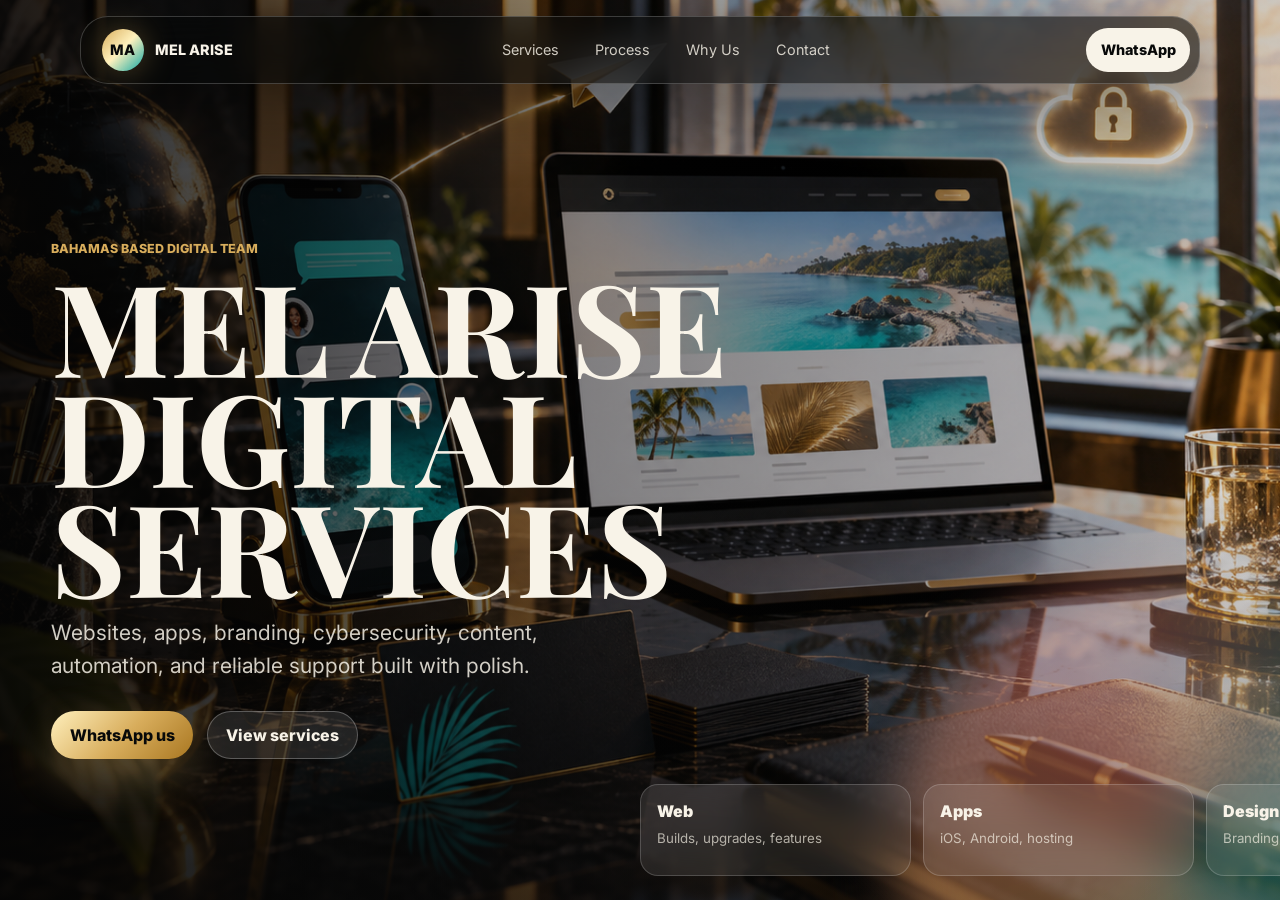
<file: index.html>
<!doctype html>
<html lang="en">
  <head>
    <meta charset="UTF-8" />
    <meta name="viewport" content="width=device-width, initial-scale=1" />
    <meta
      name="description"
      content="Mel Arise Digital Services builds websites, apps, branding, cybersecurity support, content, automation, and tech support from the Bahamas."
    />
    <title>MEL ARISE DIGITAL SERVICES</title>
    <link rel="preconnect" href="https://fonts.googleapis.com" />
    <link rel="preconnect" href="https://fonts.gstatic.com" crossorigin />
    <link
      href="https://fonts.googleapis.com/css2?family=Inter:wght@400;500;600;700;800&family=Playfair+Display:wght@700;800&display=swap"
      rel="stylesheet"
    />
    <link rel="stylesheet" href="styles.css" />
  </head>
  <body>
    <a class="skip-link" href="#main">Skip to content</a>

    <header class="site-header" aria-label="Primary navigation">
      <a class="brand-lockup" href="#home" aria-label="Mel Arise Digital Services home">
        <span class="brand-mark">MA</span>
        <span>MEL ARISE</span>
      </a>
      <nav>
        <a href="#services">Services</a>
        <a href="#process">Process</a>
        <a href="#why-us">Why Us</a>
        <a href="#contact">Contact</a>
      </nav>
      <a class="nav-cta" href="https://wa.me/12424344960" target="_blank" rel="noreferrer">WhatsApp</a>
    </header>

    <main id="main" class="snap-container">
      <section id="home" class="panel hero panel-dark">
        <img class="hero-bg" src="assets/hero-luxury.png" alt="Luxury digital studio with website and app visuals" />
        <div class="shade"></div>
        <div class="mesh mesh-one"></div>
        <div class="hero-content reveal">
          <p class="eyebrow">Bahamas based digital team</p>
          <h1>MEL ARISE DIGITAL SERVICES</h1>
          <p class="hero-copy">
            Websites, apps, branding, cybersecurity, content, automation, and reliable support built with polish.
          </p>
          <div class="hero-actions">
            <a class="button primary magnetic" href="https://wa.me/12424344960" target="_blank" rel="noreferrer">
              WhatsApp us
            </a>
            <a class="button secondary magnetic" href="#services">View services</a>
          </div>
        </div>
        <div class="hero-strip reveal">
          <article><span>Web</span><small>Builds, upgrades, features</small></article>
          <article><span>Apps</span><small>iOS, Android, hosting</small></article>
          <article><span>Design</span><small>Branding, cards, flyers</small></article>
          <article><span>Security</span><small>Audits, fixes, support</small></article>
        </div>
      </section>

      <section id="services" class="panel services panel-light">
        <div class="section-head reveal">
          <p class="eyebrow">What we offer</p>
          <h2>Digital services for launches, upgrades, and growth.</h2>
        </div>
        <div class="services-stage">
          <article class="service-card tilt reveal">
            <img src="assets/web-app-3d.png" alt="3D laptop and phone for website and app development" loading="lazy" />
            <div>
              <h3>Websites and Apps</h3>
              <p>Professional websites, landing pages, mobile apps, upgrades, features, iOS, Android, and publishing.</p>
            </div>
          </article>
          <article class="service-card tilt reveal">
            <img src="assets/brand-3d.png" alt="3D branding materials with cards and flyers" loading="lazy" />
            <div>
              <h3>Branding and Graphics</h3>
              <p>UI/UX, logos, brand systems, business cards, flyers, and polished campaign visuals.</p>
            </div>
          </article>
          <article class="service-card tilt reveal">
            <img src="assets/security-3d.png" alt="3D cybersecurity shield and secure app screens" loading="lazy" />
            <div>
              <h3>Cybersecurity</h3>
              <p>Website and app reviews, vibe-coded app checks, penetration testing, audits, and fix support.</p>
            </div>
          </article>
          <article class="service-card tilt reveal">
            <img src="assets/automation-3d.png" alt="3D automation, chatbot, dashboard, and support icons" loading="lazy" />
            <div>
              <h3>Content and Support</h3>
              <p>Social media, content writing, video editing, AI ads, Excel support, chatbots, and 24/7 help.</p>
            </div>
          </article>
        </div>
      </section>

      <section id="process" class="panel process panel-dark">
        <div class="section-head reveal">
          <p class="eyebrow">How we help</p>
          <h2>From idea to launch, fix, support, and growth.</h2>
        </div>
        <div class="process-visual reveal">
          <img src="assets/process-3d.png" alt="3D workflow from idea to launch and support" loading="lazy" />
        </div>
        <div class="steps">
          <article class="step reveal"><strong>01</strong><span>Understand the goal</span></article>
          <article class="step reveal"><strong>02</strong><span>Design and build</span></article>
          <article class="step reveal"><strong>03</strong><span>Secure and improve</span></article>
          <article class="step reveal"><strong>04</strong><span>Support after delivery</span></article>
        </div>
      </section>

      <section id="why-us" class="panel proof panel-light">
        <div class="proof-media reveal">
          <img src="assets/services-3d.png" alt="3D montage of digital services" loading="lazy" />
        </div>
        <div class="proof-copy reveal">
          <p class="eyebrow">Why choose us</p>
          <h2>Professional digital help without confusing pressure.</h2>
          <div class="badges" aria-label="Mel Arise strengths">
            <span>Fast delivery</span>
            <span>Affordable pricing</span>
            <span>Professional designs</span>
            <span>Reliable communication</span>
            <span>Custom solutions</span>
            <span>Revisions included</span>
            <span>Beginner-friendly support</span>
          </div>
        </div>
      </section>

      <section id="contact" class="panel contact panel-dark">
        <img class="contact-bg" src="assets/contact-3d.png" alt="3D phone, laptop, cards, and chat visuals" loading="lazy" />
        <div class="shade"></div>
        <div class="contact-grid">
          <div class="contact-copy reveal">
            <p class="eyebrow">Contact information</p>
            <h2>Tell us what you need built, upgraded, designed, secured, or automated.</h2>
            <div class="contact-lines">
              <a href="tel:+12424344960">+1 242 434 4960</a>
              <a href="mailto:clementob86@gmail.com">clementob86@gmail.com</a>
              <span>Bahamas</span>
            </div>
            <a class="button primary magnetic" href="https://wa.me/12424344960" target="_blank" rel="noreferrer">
              Start on WhatsApp
            </a>
          </div>
          <form class="contact-form reveal" action="mailto:clementob86@gmail.com" method="post" enctype="text/plain">
            <label>
              Name
              <input name="name" autocomplete="name" required />
            </label>
            <label>
              Service needed
              <select name="service" required>
                <option value="">Choose service</option>
                <option>Website development</option>
                <option>Mobile app development</option>
                <option>Graphics and branding</option>
                <option>Cybersecurity</option>
                <option>Social, content and media</option>
                <option>Business and tech support</option>
              </select>
            </label>
            <label>
              Message
              <textarea name="message" rows="4" required></textarea>
            </label>
            <button class="button primary magnetic" type="submit">Send request</button>
          </form>
        </div>
      </section>
    </main>

    <script src="script.js"></script>
  </body>
</html>
</file>
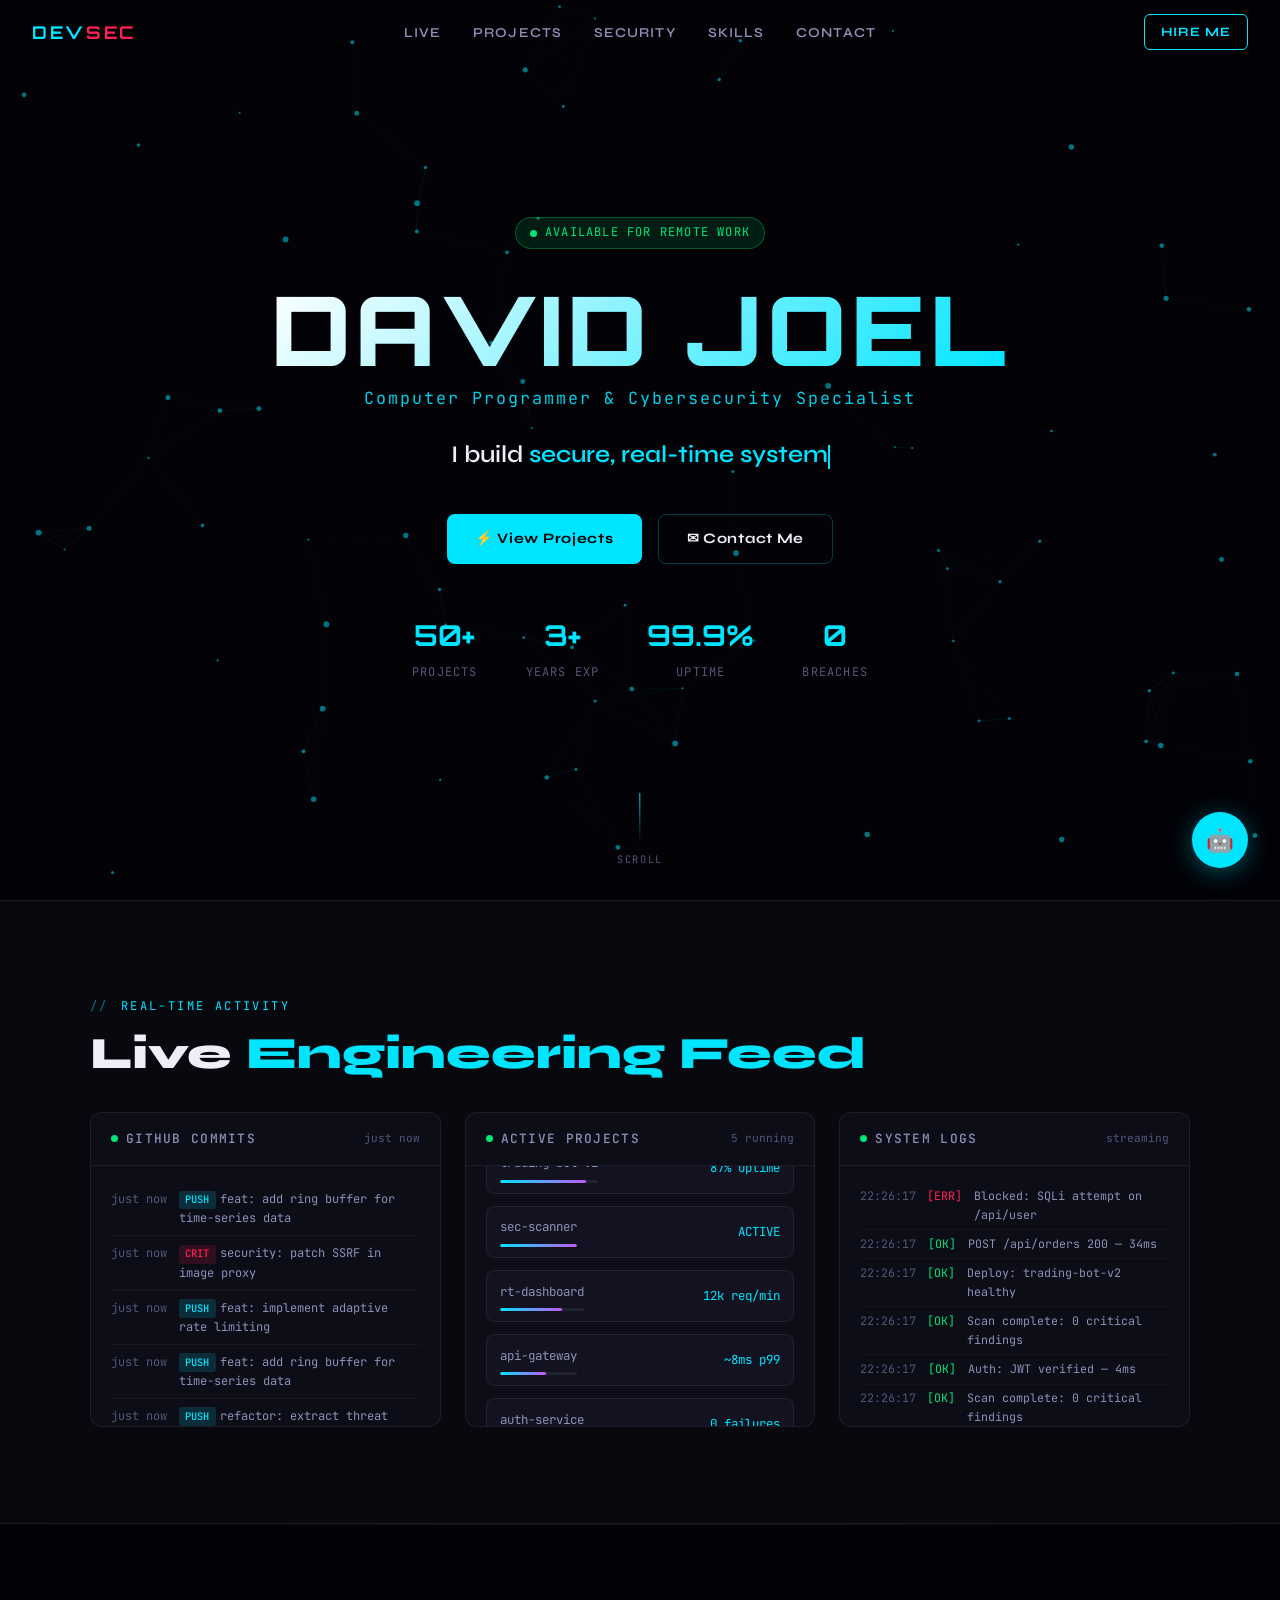
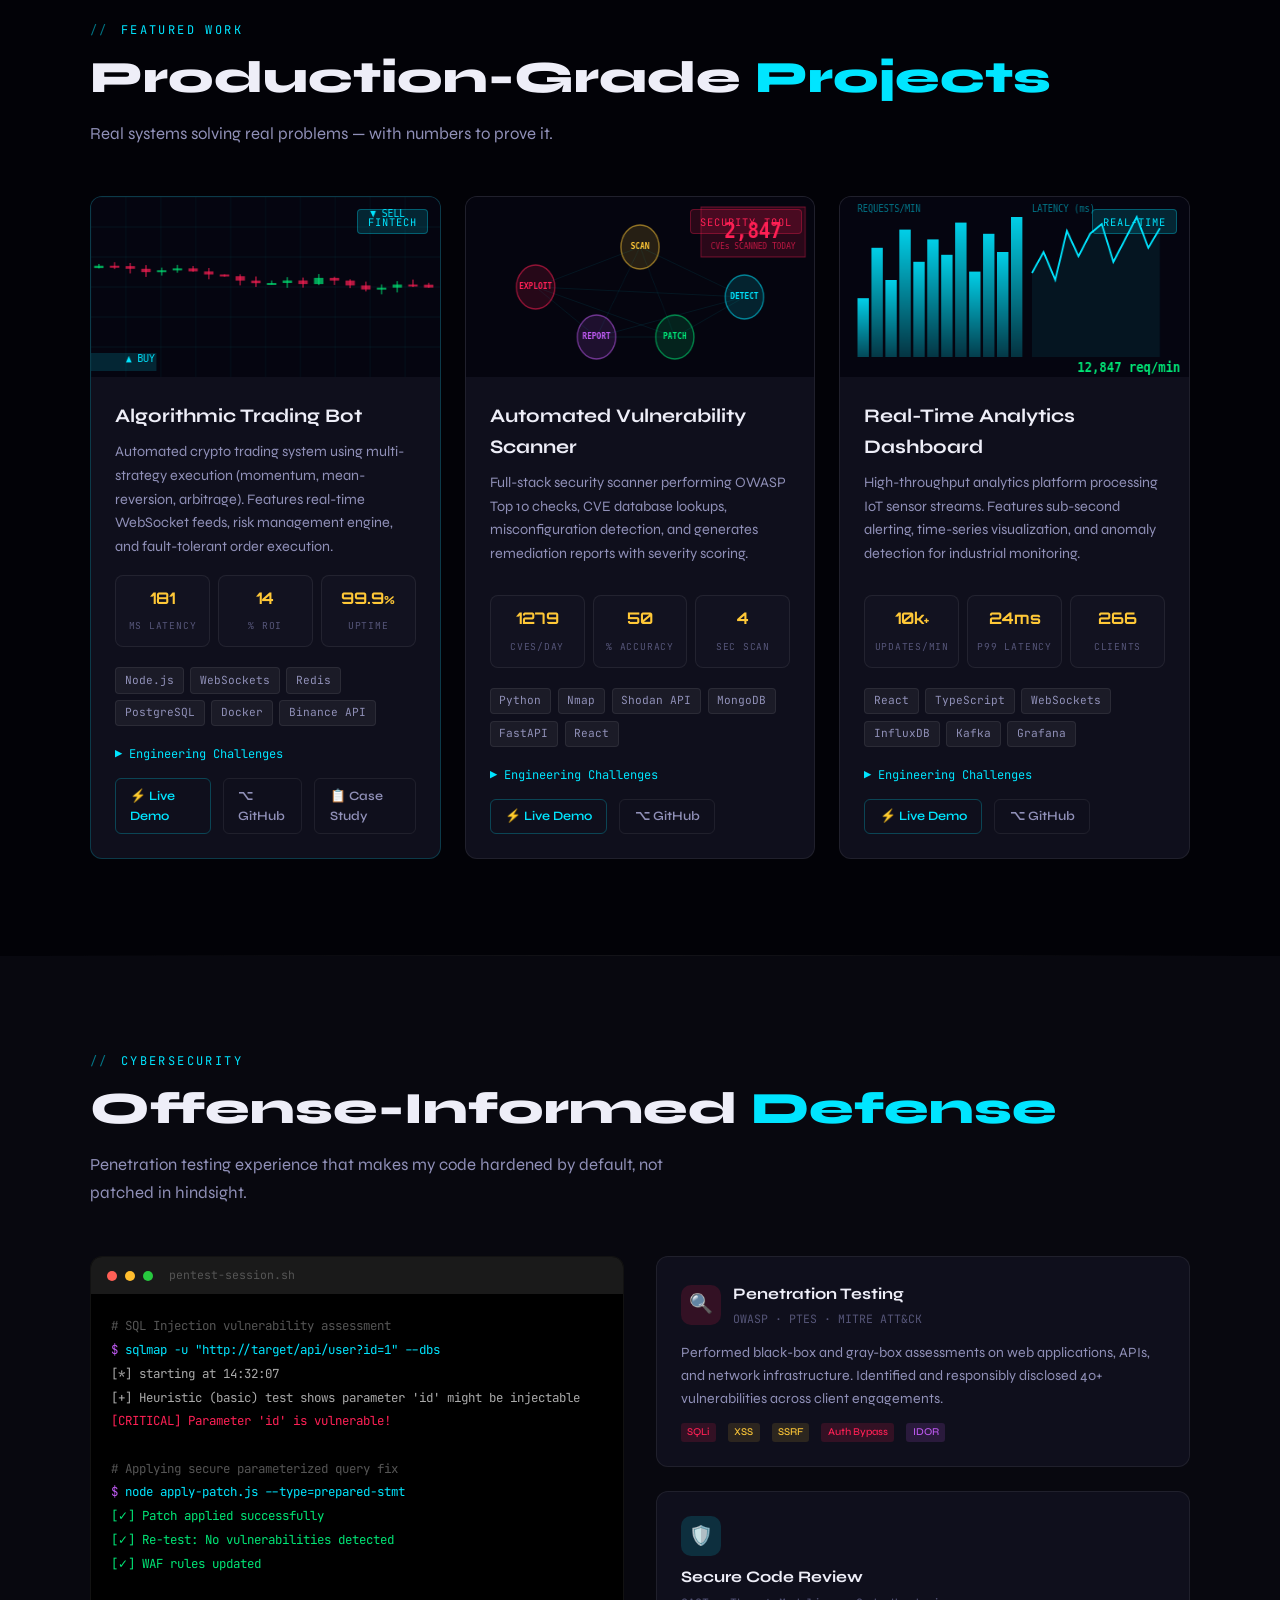
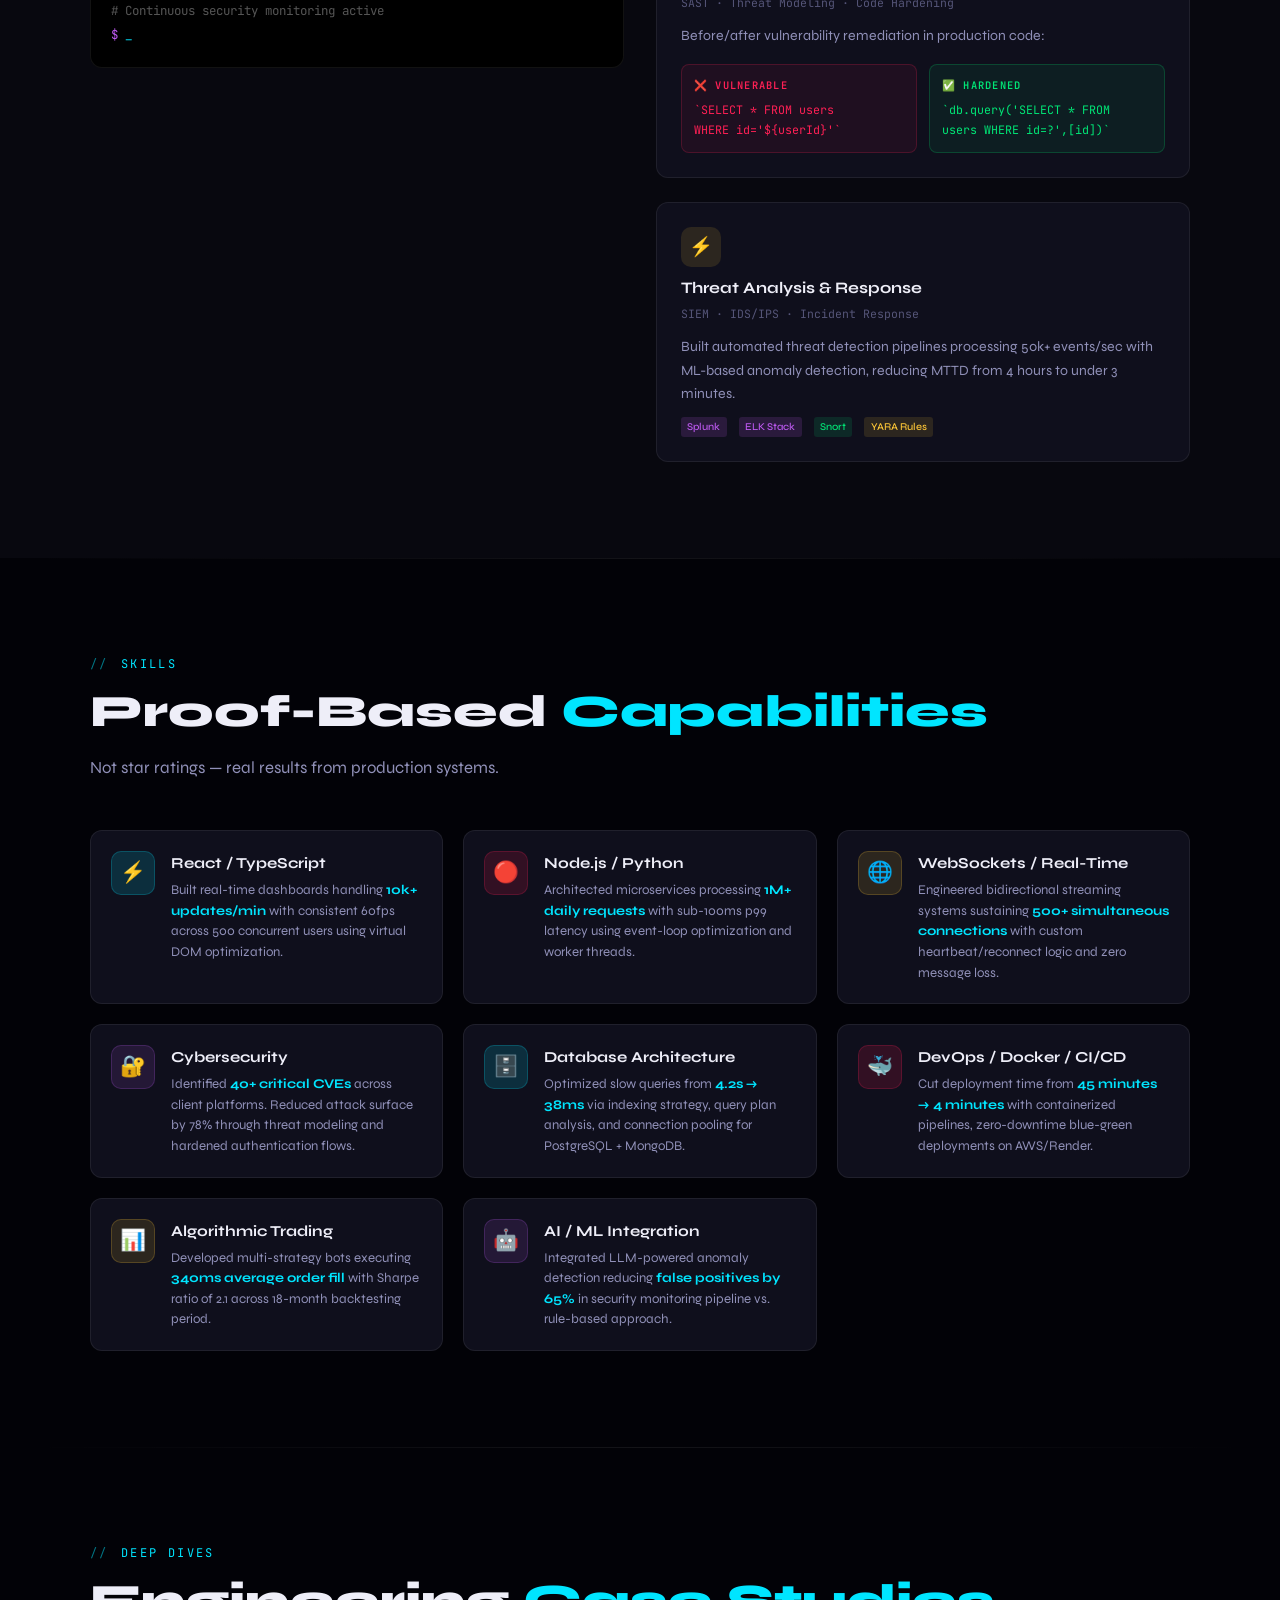
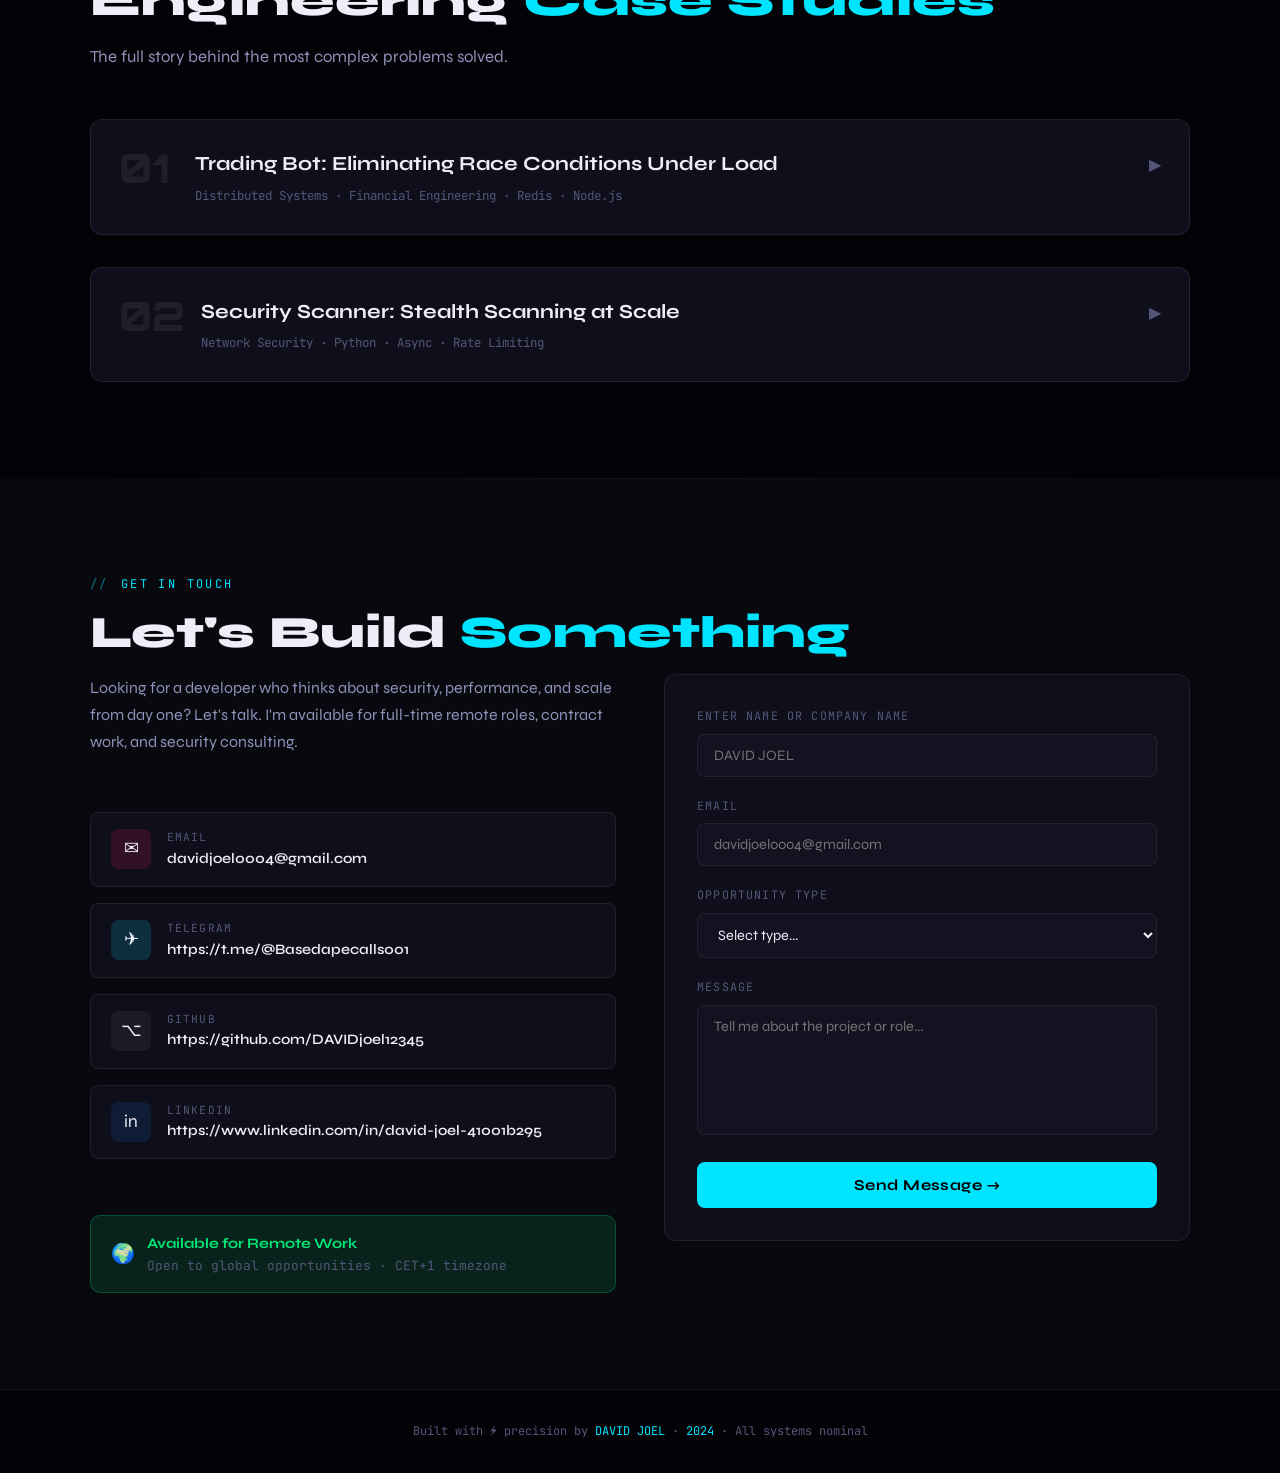
<file: portfolio (1).html>
<!DOCTYPE html>
<html lang="en">
<head>
<meta charset="UTF-8">
<meta name="viewport" content="width=device-width, initial-scale=1.0">
<meta name="description" content="Computer Programmer & Cybersecurity Specialist — Building secure, real-time systems that scale.">
<meta property="og:title" content="Dev Portfolio | Security Engineer">
<meta property="og:description" content="I build secure, real-time systems that scale.">
<title>Portfolio | Cybersecurity & Systems Engineer</title>
<link rel="preconnect" href="https://fonts.googleapis.com">
<link rel="preconnect" href="https://fonts.gstatic.com" crossorigin>
<link href="https://fonts.googleapis.com/css2?family=Orbitron:wght@400;700;900&family=Syne:wght@400;500;600;700;800&family=JetBrains+Mono:ital,wght@0,400;0,500;1,400&display=swap" rel="stylesheet">
<style>
:root {
  --bg0: #020207;
  --bg1: #08080f;
  --bg2: #0d0d18;
  --bg3: #121220;
  --card: #0f0f1c;
  --border: rgba(255,255,255,0.07);
  --border-bright: rgba(0,229,255,0.25);
  --cyan: #00e5ff;
  --cyan-dim: rgba(0,229,255,0.15);
  --pink: #ff2055;
  --pink-dim: rgba(255,32,85,0.15);
  --gold: #ffc837;
  --gold-dim: rgba(255,200,55,0.12);
  --green: #00e676;
  --green-dim: rgba(0,230,118,0.12);
  --purple: #bf5af2;
  --text1: #eeeef8;
  --text2: #9090b8;
  --text3: #555578;
  --font-display: 'Orbitron', monospace;
  --font-body: 'Syne', sans-serif;
  --font-mono: 'JetBrains Mono', monospace;
  --radius: 12px;
  --radius-sm: 8px;
  --glow-cyan: 0 0 30px rgba(0,229,255,0.2);
  --glow-pink: 0 0 30px rgba(255,32,85,0.2);
}
*,*::before,*::after{box-sizing:border-box;margin:0;padding:0}
html{scroll-behavior:smooth;font-size:16px}
body{background:var(--bg0);color:var(--text1);font-family:var(--font-body);overflow-x:hidden;line-height:1.6}
::selection{background:var(--cyan-dim);color:var(--cyan)}
::-webkit-scrollbar{width:4px}
::-webkit-scrollbar-track{background:var(--bg1)}
::-webkit-scrollbar-thumb{background:var(--cyan-dim);border-radius:2px}

/* NAV */
nav{position:fixed;top:0;left:0;right:0;z-index:100;padding:0 2rem;height:64px;display:flex;align-items:center;justify-content:space-between;transition:background .3s,border .3s}
nav.scrolled{background:rgba(2,2,7,0.92);backdrop-filter:blur(20px);border-bottom:1px solid var(--border)}
.nav-logo{font-family:var(--font-display);font-size:1.1rem;font-weight:700;color:var(--cyan);letter-spacing:.15em;text-decoration:none}
.nav-logo span{color:var(--pink)}
.nav-links{display:flex;gap:2rem;list-style:none}
.nav-links a{color:var(--text2);text-decoration:none;font-size:.85rem;font-weight:600;letter-spacing:.08em;text-transform:uppercase;transition:color .2s;position:relative}
.nav-links a::after{content:'';position:absolute;left:0;bottom:-4px;width:0;height:1px;background:var(--cyan);transition:width .2s}
.nav-links a:hover{color:var(--cyan)}
.nav-links a:hover::after{width:100%}
.nav-cta{background:transparent;border:1px solid var(--cyan);color:var(--cyan);padding:.4rem 1rem;border-radius:6px;font-family:var(--font-body);font-size:.8rem;font-weight:700;letter-spacing:.08em;text-transform:uppercase;cursor:pointer;transition:all .2s;text-decoration:none}
.nav-cta:hover{background:var(--cyan-dim);box-shadow:var(--glow-cyan)}
.menu-toggle{display:none;flex-direction:column;gap:5px;cursor:pointer;padding:4px}
.menu-toggle span{width:22px;height:1.5px;background:var(--text1);display:block;transition:all .3s}

/* HERO */
#hero{position:relative;min-height:100vh;display:flex;align-items:center;justify-content:center;overflow:hidden}
#particle-canvas{position:absolute;inset:0;width:100%;height:100%}
.hero-inner{position:relative;z-index:2;text-align:center;padding:0 1.5rem;max-width:900px;margin:0 auto}
.avail-badge{display:inline-flex;align-items:center;gap:.5rem;background:var(--green-dim);border:1px solid rgba(0,230,118,0.3);color:var(--green);font-family:var(--font-mono);font-size:.75rem;letter-spacing:.1em;padding:.35rem .9rem;border-radius:100px;margin-bottom:2rem}
.avail-dot{width:7px;height:7px;border-radius:50%;background:var(--green);animation:pulse-green 2s infinite}
.hero-name{font-family:var(--font-display);font-size:clamp(2.8rem,8vw,6rem);font-weight:900;line-height:1;letter-spacing:.05em;margin-bottom:.5rem;position:relative;background:linear-gradient(135deg,#fff 0%,var(--cyan) 50%,#fff 100%);background-size:200% 200%;-webkit-background-clip:text;-webkit-text-fill-color:transparent;background-clip:text;animation:shimmer 4s ease infinite}
.hero-role{font-family:var(--font-mono);font-size:clamp(.85rem,2vw,1.05rem);color:var(--cyan);letter-spacing:.12em;margin-bottom:1.5rem;opacity:.9}
.hero-tagline{font-size:clamp(1.1rem,3vw,1.5rem);font-weight:600;color:var(--text1);margin-bottom:2.5rem;min-height:2.4rem}
.typed-text{color:var(--cyan)}
.cursor{display:inline-block;width:2px;height:1em;background:var(--cyan);vertical-align:text-bottom;animation:blink .75s step-end infinite}
.hero-btns{display:flex;gap:1rem;justify-content:center;flex-wrap:wrap;margin-bottom:3rem}
.btn-primary{display:inline-flex;align-items:center;gap:.5rem;background:var(--cyan);color:#000;font-family:var(--font-body);font-weight:700;font-size:.9rem;letter-spacing:.05em;padding:.75rem 1.75rem;border-radius:8px;text-decoration:none;transition:all .25s}
.btn-primary:hover{transform:translateY(-2px);box-shadow:0 8px 32px rgba(0,229,255,0.35)}
.btn-secondary{display:inline-flex;align-items:center;gap:.5rem;background:transparent;color:var(--text1);font-family:var(--font-body);font-weight:700;font-size:.9rem;letter-spacing:.05em;padding:.75rem 1.75rem;border-radius:8px;border:1px solid var(--border-bright);text-decoration:none;transition:all .25s}
.btn-secondary:hover{background:var(--cyan-dim);color:var(--cyan);border-color:var(--cyan);transform:translateY(-2px)}
.hero-stats{display:flex;justify-content:center;gap:3rem;flex-wrap:wrap}
.hstat{text-align:center}
.hstat-num{display:block;font-family:var(--font-display);font-size:1.8rem;font-weight:700;color:var(--cyan)}
.hstat-label{font-size:.75rem;color:var(--text3);font-family:var(--font-mono);letter-spacing:.1em;text-transform:uppercase}
.scroll-hint{position:absolute;bottom:2rem;left:50%;transform:translateX(-50%);display:flex;flex-direction:column;align-items:center;gap:.5rem;z-index:2;animation:float 3s ease-in-out infinite}
.scroll-line{width:1px;height:50px;background:linear-gradient(to bottom,var(--cyan),transparent)}
.scroll-label{font-family:var(--font-mono);font-size:.65rem;color:var(--text3);letter-spacing:.15em;text-transform:uppercase}

/* SECTIONS */
section{padding:6rem 2rem}
.container{max-width:1100px;margin:0 auto}
.section-label{font-family:var(--font-mono);font-size:.75rem;color:var(--cyan);letter-spacing:.2em;text-transform:uppercase;margin-bottom:.75rem;display:flex;align-items:center;gap:.75rem}
.section-label::before{content:'//';opacity:.5}
.section-title{font-size:clamp(1.8rem,4vw,2.8rem);font-weight:800;line-height:1.15;margin-bottom:1rem}
.section-title span{color:var(--cyan)}
.section-desc{color:var(--text2);font-size:1.05rem;max-width:600px;line-height:1.7;margin-bottom:3rem}

/* REVEAL */
.reveal{opacity:0;transform:translateY(30px);transition:opacity .7s ease,transform .7s ease}
.reveal.visible{opacity:1;transform:none}

/* LIVE ACTIVITY */
#activity{background:var(--bg1);border-top:1px solid var(--border);border-bottom:1px solid var(--border)}
.activity-grid{display:grid;grid-template-columns:repeat(3,1fr);gap:1.5rem}
.activity-panel{background:var(--bg2);border:1px solid var(--border);border-radius:var(--radius);overflow:hidden}
.panel-header{padding:1rem 1.25rem;border-bottom:1px solid var(--border);display:flex;align-items:center;justify-content:space-between}
.panel-title{font-family:var(--font-mono);font-size:.8rem;font-weight:500;color:var(--text2);letter-spacing:.1em;text-transform:uppercase;display:flex;align-items:center;gap:.5rem}
.live-dot{width:7px;height:7px;border-radius:50%;background:var(--green);animation:pulse-green 1.5s infinite}
.panel-body{padding:1rem 1.25rem;height:260px;overflow:hidden;position:relative}
.activity-item{padding:.5rem 0;border-bottom:1px solid rgba(255,255,255,0.04);display:flex;align-items:flex-start;gap:.75rem;font-family:var(--font-mono);font-size:.75rem;animation:slideInItem .4s ease}
.activity-item:last-child{border-bottom:none}
.ai-time{color:var(--text3);min-width:45px;flex-shrink:0}
.ai-msg{color:var(--text2);line-height:1.5}
.ai-tag{display:inline-block;padding:.1rem .4rem;border-radius:3px;font-size:.65rem;margin-right:.25rem;font-weight:500}
.tag-push{background:var(--cyan-dim);color:var(--cyan)}
.tag-fix{background:var(--green-dim);color:var(--green)}
.tag-warn{background:var(--gold-dim);color:var(--gold)}
.tag-crit{background:var(--pink-dim);color:var(--pink)}
.tag-info{background:rgba(191,90,242,0.15);color:var(--purple)}
.log-line{font-family:var(--font-mono);font-size:.73rem;padding:.3rem 0;border-bottom:1px solid rgba(255,255,255,0.03);display:flex;gap:.75rem}
.log-time{color:var(--text3);min-width:55px}
.log-level-ok{color:var(--green)}
.log-level-warn{color:var(--gold)}
.log-level-err{color:var(--pink)}
.log-msg{color:var(--text2)}
.project-status{display:flex;flex-direction:column;gap:.75rem;height:100%;justify-content:center}
.ps-item{display:flex;align-items:center;justify-content:space-between;padding:.65rem .85rem;background:var(--bg3);border-radius:8px;border:1px solid var(--border)}
.ps-name{font-family:var(--font-mono);font-size:.78rem;color:var(--text2)}
.ps-metric{font-family:var(--font-mono);font-size:.78rem;color:var(--cyan)}
.ps-bar{width:100%;height:3px;background:var(--border);border-radius:2px;margin-top:.4rem;overflow:hidden}
.ps-bar-fill{height:100%;border-radius:2px;background:linear-gradient(90deg,var(--cyan),var(--purple));transition:width 1s ease}

/* PROJECTS */
.projects-grid{display:grid;grid-template-columns:repeat(auto-fit,minmax(320px,1fr));gap:1.5rem}
.project-card{background:var(--card);border:1px solid var(--border);border-radius:var(--radius);overflow:hidden;transition:border-color .3s,transform .3s;position:relative;display:flex;flex-direction:column}
.project-card::before{content:'';position:absolute;inset:0;background:linear-gradient(135deg,var(--cyan-dim),transparent 40%);opacity:0;transition:opacity .3s;pointer-events:none}
.project-card:hover{border-color:var(--border-bright);transform:translateY(-4px);box-shadow:var(--glow-cyan)}
.project-card:hover::before{opacity:1}
.project-card.featured{border-color:rgba(0,229,255,0.2)}
.project-thumb{height:180px;position:relative;overflow:hidden}
.project-canvas{width:100%;height:100%;display:block}
.project-badge{position:absolute;top:.75rem;right:.75rem;background:var(--cyan-dim);border:1px solid rgba(0,229,255,0.3);color:var(--cyan);font-family:var(--font-mono);font-size:.65rem;letter-spacing:.1em;padding:.2rem .6rem;border-radius:4px;text-transform:uppercase}
.project-badge.security{background:var(--pink-dim);border-color:rgba(255,32,85,0.3);color:var(--pink)}
.project-body{padding:1.5rem;flex:1;display:flex;flex-direction:column}
.project-title{font-size:1.2rem;font-weight:700;margin-bottom:.5rem;color:var(--text1)}
.project-desc{color:var(--text2);font-size:.9rem;line-height:1.65;margin-bottom:1rem;flex:1}
.project-metrics{display:grid;grid-template-columns:repeat(3,1fr);gap:.5rem;margin-bottom:1.25rem}
.metric-box{background:var(--bg3);border-radius:8px;padding:.6rem .5rem;text-align:center;border:1px solid var(--border)}
.metric-val{display:block;font-family:var(--font-display);font-size:1rem;font-weight:700;color:var(--gold)}
.metric-label{font-family:var(--font-mono);font-size:.6rem;color:var(--text3);text-transform:uppercase;letter-spacing:.08em}
.tech-stack{display:flex;flex-wrap:wrap;gap:.4rem;margin-bottom:1.25rem}
.tech-badge{background:rgba(255,255,255,0.05);border:1px solid var(--border);color:var(--text2);font-family:var(--font-mono);font-size:.7rem;padding:.2rem .55rem;border-radius:4px}
.challenge-toggle{background:transparent;border:none;color:var(--cyan);font-family:var(--font-mono);font-size:.75rem;cursor:pointer;padding:0;display:flex;align-items:center;gap:.4rem;transition:opacity .2s}
.challenge-toggle:hover{opacity:.8}
.challenge-content{display:none;margin-top:.75rem;padding:.75rem;background:var(--bg3);border-radius:8px;border-left:2px solid var(--cyan);font-size:.82rem;color:var(--text2);line-height:1.65}
.challenge-content.open{display:block;animation:fadeIn .3s ease}
.project-links{display:flex;gap:.75rem;margin-top:1rem}
.proj-link{display:inline-flex;align-items:center;gap:.4rem;font-size:.8rem;font-weight:600;text-decoration:none;color:var(--text2);border:1px solid var(--border);padding:.4rem .9rem;border-radius:6px;transition:all .2s}
.proj-link:hover{color:var(--cyan);border-color:var(--cyan);background:var(--cyan-dim)}
.proj-link.primary{color:var(--cyan);border-color:var(--border-bright)}

/* SECURITY */
#security{background:var(--bg1)}
.security-grid{display:grid;grid-template-columns:1fr 1fr;gap:2rem;align-items:start}
.sec-visual{position:sticky;top:6rem}
.vuln-terminal{background:#000;border-radius:var(--radius);border:1px solid var(--border);overflow:hidden}
.terminal-header{background:#1a1a1a;padding:.6rem 1rem;display:flex;align-items:center;gap:.5rem}
.t-dot{width:10px;height:10px;border-radius:50%}
.terminal-body{padding:1.25rem;font-family:var(--font-mono);font-size:.78rem;line-height:1.9}
.t-comment{color:#555}
.t-cmd{color:var(--cyan)}
.t-output{color:#aaa}
.t-ok{color:var(--green)}
.t-warn{color:var(--gold)}
.t-err{color:var(--pink)}
.t-prompt{color:var(--purple)}
.sec-items{display:flex;flex-direction:column;gap:1.5rem}
.sec-item{background:var(--card);border:1px solid var(--border);border-radius:var(--radius);padding:1.5rem;transition:border-color .3s}
.sec-item:hover{border-color:var(--border-bright)}
.sec-item-header{display:flex;align-items:center;gap:.75rem;margin-bottom:.75rem}
.sec-icon{width:40px;height:40px;border-radius:10px;display:flex;align-items:center;justify-content:center;font-size:1.2rem;flex-shrink:0}
.sec-icon.red{background:var(--pink-dim)}
.sec-icon.cyan{background:var(--cyan-dim)}
.sec-icon.gold{background:var(--gold-dim)}
.sec-item-title{font-weight:700;font-size:1rem;margin-bottom:.25rem}
.sec-item-sub{font-family:var(--font-mono);font-size:.72rem;color:var(--text3)}
.sec-tags{display:flex;gap:.5rem;flex-wrap:wrap;margin-top:.75rem}
.before-after{display:grid;grid-template-columns:1fr 1fr;gap:.75rem;margin-top:.75rem}
.ba-box{padding:.75rem;border-radius:8px;font-family:var(--font-mono);font-size:.73rem;line-height:1.7}
.ba-before{background:rgba(255,32,85,0.07);border:1px solid rgba(255,32,85,0.2)}
.ba-after{background:rgba(0,230,118,0.07);border:1px solid rgba(0,230,118,0.2)}
.ba-label{font-size:.65rem;letter-spacing:.12em;text-transform:uppercase;margin-bottom:.4rem;font-weight:600}
.ba-before .ba-label{color:var(--pink)}
.ba-after .ba-label{color:var(--green)}
.ba-code{color:var(--text2)}

/* SKILLS */
.skills-grid{display:grid;grid-template-columns:repeat(auto-fit,minmax(290px,1fr));gap:1.25rem}
.skill-item{background:var(--card);border:1px solid var(--border);border-radius:var(--radius);padding:1.25rem;display:flex;align-items:flex-start;gap:1rem;transition:border-color .3s,transform .3s}
.skill-item:hover{border-color:var(--border-bright);transform:translateY(-2px)}
.skill-icon{width:44px;height:44px;border-radius:10px;background:var(--cyan-dim);border:1px solid rgba(0,229,255,0.2);display:flex;align-items:center;justify-content:center;font-size:1.3rem;flex-shrink:0}
.skill-icon.pink{background:var(--pink-dim);border-color:rgba(255,32,85,0.2)}
.skill-icon.gold{background:var(--gold-dim);border-color:rgba(255,200,55,0.2)}
.skill-icon.purple{background:rgba(191,90,242,0.12);border-color:rgba(191,90,242,0.2)}
.skill-content .skill-name{font-weight:700;font-size:.95rem;margin-bottom:.3rem;color:var(--text1)}
.skill-proof{font-size:.83rem;color:var(--text2);line-height:1.55}
.skill-proof strong{color:var(--cyan)}

/* CASE STUDIES */
.case-list{display:flex;flex-direction:column;gap:2rem}
.case-item{background:var(--card);border:1px solid var(--border);border-radius:var(--radius);overflow:hidden;transition:border-color .3s}
.case-item:hover{border-color:var(--border-bright)}
.case-header{padding:1.75rem;cursor:pointer;display:flex;align-items:flex-start;justify-content:space-between;gap:1rem}
.case-num{font-family:var(--font-display);font-size:2.5rem;font-weight:900;color:var(--border);line-height:1;flex-shrink:0;min-width:60px}
.case-meta{flex:1}
.case-title{font-size:1.25rem;font-weight:700;margin-bottom:.35rem}
.case-sub{color:var(--text3);font-family:var(--font-mono);font-size:.78rem}
.case-arrow{color:var(--text3);transition:transform .3s;flex-shrink:0;margin-top:4px}
.case-item.open .case-arrow{transform:rotate(90deg)}
.case-item.open .case-num{color:var(--cyan)}
.case-body{display:none;border-top:1px solid var(--border)}
.case-body.open{display:block;animation:fadeIn .3s ease}
.case-grid{display:grid;grid-template-columns:repeat(4,1fr);gap:0;border-bottom:1px solid var(--border)}
.case-col{padding:1.5rem;border-right:1px solid var(--border)}
.case-col:last-child{border-right:none}
.case-col-label{font-family:var(--font-mono);font-size:.68rem;color:var(--text3);text-transform:uppercase;letter-spacing:.12em;margin-bottom:.6rem}
.case-col-text{font-size:.88rem;color:var(--text2);line-height:1.65}
.case-col-text strong{color:var(--text1)}
.case-results{padding:1.25rem 1.5rem;display:flex;gap:1.5rem;flex-wrap:wrap;align-items:center}
.case-result-chip{display:flex;align-items:center;gap:.5rem;background:var(--green-dim);border:1px solid rgba(0,230,118,0.2);padding:.4rem .85rem;border-radius:100px}
.crc-icon{font-size:.9rem}
.crc-text{font-family:var(--font-mono);font-size:.75rem;color:var(--green)}

/* CONTACT */
#contact{background:var(--bg1)}
.contact-grid{display:grid;grid-template-columns:1fr 1fr;gap:3rem;align-items:start}
.contact-info{display:flex;flex-direction:column;gap:1.5rem}
.contact-intro{color:var(--text2);font-size:1rem;line-height:1.7;margin-bottom:2rem}
.contact-links{display:flex;flex-direction:column;gap:1rem;margin-bottom:2rem}
.contact-link{display:flex;align-items:center;gap:1rem;padding:1rem 1.25rem;background:var(--card);border:1px solid var(--border);border-radius:var(--radius-sm);text-decoration:none;transition:border-color .2s,background .2s;color:inherit}
.contact-link:hover{border-color:var(--border-bright);background:var(--cyan-dim)}
.cl-icon{width:40px;height:40px;border-radius:8px;display:flex;align-items:center;justify-content:center;font-size:1.1rem;flex-shrink:0}
.cl-label{font-family:var(--font-mono);font-size:.7rem;color:var(--text3);text-transform:uppercase;letter-spacing:.1em}
.cl-value{font-weight:600;font-size:.9rem;color:var(--text1)}
.contact-form{background:var(--card);border:1px solid var(--border);border-radius:var(--radius);padding:2rem}
.form-row{margin-bottom:1.25rem}
.form-row label{display:block;font-family:var(--font-mono);font-size:.73rem;color:var(--text3);text-transform:uppercase;letter-spacing:.1em;margin-bottom:.5rem}
.form-row input,.form-row textarea,.form-row select{width:100%;background:var(--bg3);border:1px solid var(--border);border-radius:8px;padding:.75rem 1rem;color:var(--text1);font-family:var(--font-body);font-size:.9rem;outline:none;transition:border-color .2s;resize:none}
.form-row input:focus,.form-row textarea:focus{border-color:var(--cyan)}
.form-row textarea{height:130px}
.form-submit{width:100%;background:var(--cyan);color:#000;border:none;padding:.85rem;border-radius:8px;font-family:var(--font-body);font-weight:700;font-size:.95rem;cursor:pointer;transition:all .25s;letter-spacing:.03em}
.form-submit:hover{transform:translateY(-2px);box-shadow:0 8px 32px rgba(0,229,255,0.3)}
.form-submit:disabled{opacity:.6;cursor:not-allowed;transform:none}
.form-success{display:none;text-align:center;padding:1rem;background:var(--green-dim);border:1px solid rgba(0,230,118,0.3);border-radius:8px;color:var(--green);font-family:var(--font-mono);font-size:.85rem;margin-top:.75rem}

/* FOOTER */
footer{background:var(--bg0);border-top:1px solid var(--border);padding:2rem;text-align:center}
.footer-text{font-family:var(--font-mono);font-size:.75rem;color:var(--text3)}
.footer-text span{color:var(--cyan)}

/* AI CHATBOT */
.chat-trigger{position:fixed;bottom:2rem;right:2rem;z-index:200;width:56px;height:56px;border-radius:50%;background:var(--cyan);border:none;cursor:pointer;display:flex;align-items:center;justify-content:center;box-shadow:0 4px 24px rgba(0,229,255,0.35);transition:all .3s;font-size:1.4rem}
.chat-trigger:hover{transform:scale(1.1);box-shadow:0 6px 32px rgba(0,229,255,0.5)}
.chat-window{position:fixed;bottom:6rem;right:2rem;z-index:200;width:360px;background:var(--bg2);border:1px solid var(--border-bright);border-radius:var(--radius);overflow:hidden;display:none;flex-direction:column;box-shadow:0 24px 80px rgba(0,0,0,0.6),var(--glow-cyan);max-height:520px}
.chat-window.open{display:flex;animation:slideUp .3s ease}
.chat-head{padding:1rem 1.25rem;border-bottom:1px solid var(--border);display:flex;align-items:center;justify-content:space-between}
.chat-head-info{display:flex;align-items:center;gap:.75rem}
.chat-avatar{width:36px;height:36px;border-radius:50%;background:var(--cyan-dim);border:1px solid var(--border-bright);display:flex;align-items:center;justify-content:center;font-size:1rem}
.chat-head-name{font-weight:700;font-size:.9rem}
.chat-head-status{font-family:var(--font-mono);font-size:.68rem;color:var(--green)}
.chat-close{background:none;border:none;color:var(--text3);cursor:pointer;font-size:1.2rem;line-height:1;transition:color .2s}
.chat-close:hover{color:var(--text1)}
.chat-messages{flex:1;overflow-y:auto;padding:1rem;display:flex;flex-direction:column;gap:.75rem;min-height:200px}
.chat-msg{max-width:85%;font-size:.85rem;line-height:1.55;padding:.65rem .9rem;border-radius:12px;animation:fadeIn .3s ease}
.msg-bot{align-self:flex-start;background:var(--bg3);border:1px solid var(--border);color:var(--text2)}
.msg-user{align-self:flex-end;background:var(--cyan-dim);border:1px solid rgba(0,229,255,0.25);color:var(--text1)}
.chat-suggestions{padding:.75rem;display:flex;gap:.5rem;flex-wrap:wrap;border-top:1px solid var(--border)}
.chat-suggest{background:var(--bg3);border:1px solid var(--border);color:var(--text2);font-family:var(--font-mono);font-size:.68rem;padding:.3rem .65rem;border-radius:6px;cursor:pointer;transition:all .2s}
.chat-suggest:hover{border-color:var(--cyan);color:var(--cyan)}
.chat-input-row{padding:.75rem;border-top:1px solid var(--border);display:flex;gap:.5rem}
.chat-input{flex:1;background:var(--bg3);border:1px solid var(--border);border-radius:8px;padding:.5rem .85rem;color:var(--text1);font-family:var(--font-body);font-size:.85rem;outline:none;transition:border-color .2s}
.chat-input:focus{border-color:var(--cyan)}
.chat-send{background:var(--cyan);border:none;color:#000;width:36px;height:36px;border-radius:8px;cursor:pointer;display:flex;align-items:center;justify-content:center;flex-shrink:0;font-size:1rem;transition:opacity .2s}
.chat-send:hover{opacity:.85}
.chat-send:disabled{opacity:.4;cursor:not-allowed}
.chat-typing{font-family:var(--font-mono);font-size:.75rem;color:var(--text3);padding:0 .5rem;display:flex;align-items:center;gap:.4rem;min-height:20px}
.typing-dot{width:5px;height:5px;border-radius:50%;background:var(--cyan);display:inline-block;animation:typing-bounce .9s infinite}
.typing-dot:nth-child(2){animation-delay:.15s}
.typing-dot:nth-child(3){animation-delay:.3s}

/* ANIMATIONS */
@keyframes shimmer{0%,100%{background-position:0% 50%}50%{background-position:100% 50%}}
@keyframes pulse-green{0%,100%{opacity:1;box-shadow:0 0 0 0 rgba(0,230,118,.4)}50%{opacity:.8;box-shadow:0 0 0 6px rgba(0,230,118,0)}}
@keyframes blink{0%,100%{opacity:1}50%{opacity:0}}
@keyframes float{0%,100%{transform:translateX(-50%) translateY(0)}50%{transform:translateX(-50%) translateY(-8px)}}
@keyframes fadeIn{from{opacity:0}to{opacity:1}}
@keyframes slideInItem{from{opacity:0;transform:translateX(-10px)}to{opacity:1;transform:none}}
@keyframes slideUp{from{opacity:0;transform:translateY(20px)}to{opacity:1;transform:none}}
@keyframes typing-bounce{0%,60%,100%{transform:translateY(0)}30%{transform:translateY(-6px)}}
@keyframes scanline{0%{transform:translateY(0)}100%{transform:translateY(100%)}}

/* GRID SEPARATOR */
.section-sep{height:1px;background:linear-gradient(90deg,transparent,var(--border),transparent);margin:0 2rem}

/* RESPONSIVE */
@media(max-width:900px){
  .activity-grid{grid-template-columns:1fr}
  .activity-panel:not(:first-child){display:none}
  .security-grid{grid-template-columns:1fr}
  .sec-visual{display:none}
  .contact-grid{grid-template-columns:1fr}
  .case-grid{grid-template-columns:1fr 1fr}
  .case-col:nth-child(3){border-right:none}
  .case-col:nth-child(3),.case-col:nth-child(4){border-top:1px solid var(--border)}
}
@media(max-width:640px){
  nav{padding:0 1.25rem}
  .nav-links{display:none}
  .nav-links.mobile-open{display:flex;flex-direction:column;position:fixed;top:64px;left:0;right:0;background:rgba(2,2,7,.97);padding:1.5rem;border-bottom:1px solid var(--border);gap:1rem}
  .menu-toggle{display:flex}
  section{padding:4rem 1.25rem}
  .projects-grid{grid-template-columns:1fr}
  .project-metrics{grid-template-columns:repeat(3,1fr)}
  .case-grid{grid-template-columns:1fr}
  .case-col{border-right:none;border-top:1px solid var(--border)}
  .case-col:first-child{border-top:none}
  .chat-window{width:calc(100vw - 2rem);right:1rem}
  .hero-stats{gap:1.5rem}
  .security-grid{grid-template-columns:1fr}
  .skills-grid{grid-template-columns:1fr}
}
</style>
</head>
<body>

<!-- NAV -->
<nav id="main-nav">
  <a href="#hero" class="nav-logo">DEV<span>SEC</span></a>
  <ul class="nav-links" id="nav-links">
    <li><a href="#activity">Live</a></li>
    <li><a href="#projects">Projects</a></li>
    <li><a href="#security">Security</a></li>
    <li><a href="#skills">Skills</a></li>
    <li><a href="#contact">Contact</a></li>
  </ul>
  <a href="#contact" class="nav-cta">Hire Me</a>
  <div class="menu-toggle" id="menu-toggle" onclick="toggleMenu()">
    <span></span><span></span><span></span>
  </div>
</nav>

<!-- HERO -->
<section id="hero">
  <canvas id="particle-canvas"></canvas>
  <div class="hero-inner">
    <div class="avail-badge"><span class="avail-dot"></span>AVAILABLE FOR REMOTE WORK</div>
    <h1 class="hero-name" id="hero-name">DAVID JOEL</h1>
    <div class="hero-role">Computer Programmer &amp; Cybersecurity Specialist</div>
    <p class="hero-tagline">I build <span class="typed-text" id="typed-text"></span><span class="cursor"></span></p>
    <div class="hero-btns">
      <a href="#projects" class="btn-primary">⚡ View Projects</a>
      <a href="#contact" class="btn-secondary">✉ Contact Me</a>
    </div>
    <div class="hero-stats">
      <div class="hstat"><span class="hstat-num">50+</span><span class="hstat-label">Projects</span></div>
      <div class="hstat"><span class="hstat-num">3+</span><span class="hstat-label">Years Exp</span></div>
      <div class="hstat"><span class="hstat-num">99.9%</span><span class="hstat-label">Uptime</span></div>
      <div class="hstat"><span class="hstat-num">0</span><span class="hstat-label">Breaches</span></div>
    </div>
  </div>
  <div class="scroll-hint">
    <div class="scroll-line"></div>
    <div class="scroll-label">Scroll</div>
  </div>
</section>

<!-- LIVE ACTIVITY -->
<section id="activity">
  <div class="container">
    <div class="section-label">Real-Time Activity</div>
    <h2 class="section-title" style="margin-bottom:2rem">Live <span>Engineering Feed</span></h2>
    <div class="activity-grid">
      <!-- GitHub Commits -->
      <div class="activity-panel reveal">
        <div class="panel-header">
          <div class="panel-title"><span class="live-dot"></span> GitHub Commits</div>
          <span style="font-family:var(--font-mono);font-size:.7rem;color:var(--text3)">just now</span>
        </div>
        <div class="panel-body" id="commit-feed"></div>
      </div>
      <!-- Active Projects -->
      <div class="activity-panel reveal">
        <div class="panel-header">
          <div class="panel-title"><span class="live-dot"></span> Active Projects</div>
          <span style="font-family:var(--font-mono);font-size:.7rem;color:var(--text3)">5 running</span>
        </div>
        <div class="panel-body" id="project-feed">
          <div class="project-status">
            <div class="ps-item">
              <div>
                <div class="ps-name">trading-bot-v2</div>
                <div class="ps-bar"><div class="ps-bar-fill" style="width:87%"></div></div>
              </div>
              <div class="ps-metric" id="p1-metric">87% uptime</div>
            </div>
            <div class="ps-item">
              <div>
                <div class="ps-name">sec-scanner</div>
                <div class="ps-bar"><div class="ps-bar-fill" style="width:100%"></div></div>
              </div>
              <div class="ps-metric" id="p2-metric">ACTIVE</div>
            </div>
            <div class="ps-item">
              <div>
                <div class="ps-name">rt-dashboard</div>
                <div class="ps-bar"><div class="ps-bar-fill" style="width:73%"></div></div>
              </div>
              <div class="ps-metric" id="p3-metric">12k req/min</div>
            </div>
            <div class="ps-item">
              <div>
                <div class="ps-name">api-gateway</div>
                <div class="ps-bar"><div class="ps-bar-fill" style="width:60%"></div></div>
              </div>
              <div class="ps-metric" id="p4-metric">~8ms p99</div>
            </div>
            <div class="ps-item">
              <div>
                <div class="ps-name">auth-service</div>
                <div class="ps-bar"><div class="ps-bar-fill" style="width:95%"></div></div>
              </div>
              <div class="ps-metric" id="p5-metric">0 failures</div>
            </div>
          </div>
        </div>
      </div>
      <!-- System Logs -->
      <div class="activity-panel reveal">
        <div class="panel-header">
          <div class="panel-title"><span class="live-dot"></span> System Logs</div>
          <span style="font-family:var(--font-mono);font-size:.7rem;color:var(--text3)">streaming</span>
        </div>
        <div class="panel-body" id="log-feed"></div>
      </div>
    </div>
  </div>
</section>

<div class="section-sep"></div>

<!-- PROJECTS -->
<section id="projects">
  <div class="container">
    <div class="section-label reveal">Featured Work</div>
    <h2 class="section-title reveal">Production-Grade <span>Projects</span></h2>
    <p class="section-desc reveal">Real systems solving real problems — with numbers to prove it.</p>
    <div class="projects-grid">

      <!-- Project 1: Trading Bot -->
      <div class="project-card featured reveal">
        <div class="project-thumb">
          <canvas class="project-canvas" id="canvas-trading" width="400" height="180"></canvas>
          <span class="project-badge">Fintech</span>
        </div>
        <div class="project-body">
          <div class="project-title">Algorithmic Trading Bot</div>
          <p class="project-desc">Automated crypto trading system using multi-strategy execution (momentum, mean-reversion, arbitrage). Features real-time WebSocket feeds, risk management engine, and fault-tolerant order execution.</p>
          <div class="project-metrics">
            <div class="metric-box"><span class="metric-val counter" data-target="340">0</span><span class="metric-label">ms latency</span></div>
            <div class="metric-box"><span class="metric-val counter" data-target="27">0</span><span class="metric-label">% ROI</span></div>
            <div class="metric-box"><span class="metric-val">99.9<span style="font-size:.7rem">%</span></span><span class="metric-label">Uptime</span></div>
          </div>
          <div class="tech-stack">
            <span class="tech-badge">Node.js</span><span class="tech-badge">WebSockets</span><span class="tech-badge">Redis</span><span class="tech-badge">PostgreSQL</span><span class="tech-badge">Docker</span><span class="tech-badge">Binance API</span>
          </div>
          <button class="challenge-toggle" onclick="toggleChallenge(this)">▶ Engineering Challenges</button>
          <div class="challenge-content">
            <strong style="color:var(--cyan)">Challenge:</strong> Race conditions during simultaneous order placement across 3 exchanges caused duplicate fills, risking 12% daily loss.<br><br>
            <strong style="color:var(--green)">Solution:</strong> Implemented distributed locking with Redis SETNX + TTL, idempotent order IDs, and a circuit-breaker pattern that halts trading on anomaly detection within 50ms.
          </div>
          <div class="project-links">
            <a href="#" class="proj-link primary">⚡ Live Demo</a>
            <a href="#" class="proj-link">⌥ GitHub</a>
            <a href="#case-studies" class="proj-link">📋 Case Study</a>
          </div>
        </div>
      </div>

      <!-- Project 2: Security Scanner -->
      <div class="project-card reveal">
        <div class="project-thumb">
          <canvas class="project-canvas" id="canvas-security" width="400" height="180"></canvas>
          <span class="project-badge security">Security Tool</span>
        </div>
        <div class="project-body">
          <div class="project-title">Automated Vulnerability Scanner</div>
          <p class="project-desc">Full-stack security scanner performing OWASP Top 10 checks, CVE database lookups, misconfiguration detection, and generates remediation reports with severity scoring.</p>
          <div class="project-metrics">
            <div class="metric-box"><span class="metric-val counter" data-target="2400">0</span><span class="metric-label">CVEs/day</span></div>
            <div class="metric-box"><span class="metric-val counter" data-target="94">0</span><span class="metric-label">% accuracy</span></div>
            <div class="metric-box"><span class="metric-val counter" data-target="8">0</span><span class="metric-label">sec scan</span></div>
          </div>
          <div class="tech-stack">
            <span class="tech-badge">Python</span><span class="tech-badge">Nmap</span><span class="tech-badge">Shodan API</span><span class="tech-badge">MongoDB</span><span class="tech-badge">FastAPI</span><span class="tech-badge">React</span>
          </div>
          <button class="challenge-toggle" onclick="toggleChallenge(this)">▶ Engineering Challenges</button>
          <div class="challenge-content">
            <strong style="color:var(--cyan)">Challenge:</strong> Scanning 10k+ hosts concurrently without triggering IDS/IPS detection or overloading network interfaces.<br><br>
            <strong style="color:var(--green)">Solution:</strong> Built adaptive rate-limiting with exponential backoff, randomized scan order, and traffic shaping. Achieved 94% detection rate while staying below alert thresholds.
          </div>
          <div class="project-links">
            <a href="#" class="proj-link primary">⚡ Live Demo</a>
            <a href="#" class="proj-link">⌥ GitHub</a>
          </div>
        </div>
      </div>

      <!-- Project 3: Real-Time Dashboard -->
      <div class="project-card reveal">
        <div class="project-thumb">
          <canvas class="project-canvas" id="canvas-dashboard" width="400" height="180"></canvas>
          <span class="project-badge">Real-Time</span>
        </div>
        <div class="project-body">
          <div class="project-title">Real-Time Analytics Dashboard</div>
          <p class="project-desc">High-throughput analytics platform processing IoT sensor streams. Features sub-second alerting, time-series visualization, and anomaly detection for industrial monitoring.</p>
          <div class="project-metrics">
            <div class="metric-box"><span class="metric-val">10k<span style="font-size:.7rem">+</span></span><span class="metric-label">updates/min</span></div>
            <div class="metric-box"><span class="metric-val"><span class="counter" data-target="45">0</span>ms</span><span class="metric-label">p99 latency</span></div>
            <div class="metric-box"><span class="metric-val counter" data-target="500">0</span><span class="metric-label">clients</span></div>
          </div>
          <div class="tech-stack">
            <span class="tech-badge">React</span><span class="tech-badge">TypeScript</span><span class="tech-badge">WebSockets</span><span class="tech-badge">InfluxDB</span><span class="tech-badge">Kafka</span><span class="tech-badge">Grafana</span>
          </div>
          <button class="challenge-toggle" onclick="toggleChallenge(this)">▶ Engineering Challenges</button>
          <div class="challenge-content">
            <strong style="color:var(--cyan)">Challenge:</strong> React re-renders causing 60ms frame drops when handling 10k+ updates per minute from 500 concurrent WebSocket clients.<br><br>
            <strong style="color:var(--green)">Solution:</strong> Implemented virtual DOM batching, Web Workers for data processing, and a custom ring buffer for time-series data. Achieved consistent 60fps with 45ms p99 latency.
          </div>
          <div class="project-links">
            <a href="#" class="proj-link primary">⚡ Live Demo</a>
            <a href="#" class="proj-link">⌥ GitHub</a>
          </div>
        </div>
      </div>

    </div>
  </div>
</section>

<div class="section-sep"></div>

<!-- SECURITY -->
<section id="security">
  <div class="container">
    <div class="section-label reveal">Cybersecurity</div>
    <h2 class="section-title reveal">Offense-Informed <span>Defense</span></h2>
    <p class="section-desc reveal">Penetration testing experience that makes my code hardened by default, not patched in hindsight.</p>
    <div class="security-grid">
      <div class="sec-visual reveal">
        <div class="vuln-terminal">
          <div class="terminal-header">
            <div class="t-dot" style="background:#ff5f56"></div>
            <div class="t-dot" style="background:#ffbd2e"></div>
            <div class="t-dot" style="background:#27c93f"></div>
            <span style="font-family:var(--font-mono);font-size:.72rem;color:#555;margin-left:.5rem">pentest-session.sh</span>
          </div>
          <div class="terminal-body" id="terminal-output">
            <div class="t-comment"># SQL Injection vulnerability assessment</div>
            <div class="t-prompt">$ <span class="t-cmd">sqlmap -u "http://target/api/user?id=1" --dbs</span></div>
            <div class="t-output">[*] starting at 14:32:07</div>
            <div class="t-output">[+] Heuristic (basic) test shows parameter 'id' might be injectable</div>
            <div class="t-err">[CRITICAL] Parameter 'id' is vulnerable!</div>
            <div class="t-output">&nbsp;</div>
            <div class="t-comment"># Applying secure parameterized query fix</div>
            <div class="t-prompt">$ <span class="t-cmd">node apply-patch.js --type=prepared-stmt</span></div>
            <div class="t-ok">[✓] Patch applied successfully</div>
            <div class="t-ok">[✓] Re-test: No vulnerabilities detected</div>
            <div class="t-ok">[✓] WAF rules updated</div>
            <div class="t-output">&nbsp;</div>
            <div class="t-comment"># Continuous security monitoring active</div>
            <div class="t-prompt" id="term-blink">$ <span style="color:var(--cyan)">_</span></div>
          </div>
        </div>
      </div>
      <div class="sec-items">
        <div class="sec-item reveal">
          <div class="sec-item-header">
            <div class="sec-icon red">🔍</div>
            <div>
              <div class="sec-item-title">Penetration Testing</div>
              <div class="sec-item-sub">OWASP · PTES · MITRE ATT&amp;CK</div>
            </div>
          </div>
          <p style="color:var(--text2);font-size:.88rem;line-height:1.65;margin-top:.75rem">Performed black-box and gray-box assessments on web applications, APIs, and network infrastructure. Identified and responsibly disclosed 40+ vulnerabilities across client engagements.</p>
          <div class="sec-tags">
            <span class="ai-tag tag-crit">SQLi</span><span class="ai-tag tag-warn">XSS</span><span class="ai-tag tag-warn">SSRF</span><span class="ai-tag tag-crit">Auth Bypass</span><span class="ai-tag tag-info">IDOR</span>
          </div>
        </div>
        <div class="sec-item reveal">
          <div class="sec-icon cyan" style="margin-bottom:.5rem">🛡️</div>
          <div class="sec-item-title" style="margin-bottom:.25rem">Secure Code Review</div>
          <div class="sec-item-sub" style="margin-bottom:.75rem">SAST · Threat Modeling · Code Hardening</div>
          <p style="color:var(--text2);font-size:.88rem;line-height:1.65;margin-bottom:1rem">Before/after vulnerability remediation in production code:</p>
          <div class="before-after">
            <div class="ba-box ba-before">
              <div class="ba-label">❌ Vulnerable</div>
              <div class="ba-code" style="color:var(--pink)">`SELECT * FROM users<br>WHERE id='${userId}'`</div>
            </div>
            <div class="ba-box ba-after">
              <div class="ba-label">✅ Hardened</div>
              <div class="ba-code" style="color:var(--green)">`db.query('SELECT * FROM<br>users WHERE id=?',[id])`</div>
            </div>
          </div>
        </div>
        <div class="sec-item reveal">
          <div class="sec-icon gold" style="margin-bottom:.5rem">⚡</div>
          <div class="sec-item-title" style="margin-bottom:.25rem">Threat Analysis & Response</div>
          <div class="sec-item-sub" style="margin-bottom:.75rem">SIEM · IDS/IPS · Incident Response</div>
          <p style="color:var(--text2);font-size:.88rem;line-height:1.65">Built automated threat detection pipelines processing 50k+ events/sec with ML-based anomaly detection, reducing MTTD from 4 hours to under 3 minutes.</p>
          <div class="sec-tags">
            <span class="ai-tag tag-info">Splunk</span><span class="ai-tag tag-info">ELK Stack</span><span class="ai-tag tag-fix">Snort</span><span class="ai-tag tag-warn">YARA Rules</span>
          </div>
        </div>
      </div>
    </div>
  </div>
</section>

<div class="section-sep"></div>

<!-- SKILLS -->
<section id="skills">
  <div class="container">
    <div class="section-label reveal">Skills</div>
    <h2 class="section-title reveal">Proof-Based <span>Capabilities</span></h2>
    <p class="section-desc reveal">Not star ratings — real results from production systems.</p>
    <div class="skills-grid">
      <div class="skill-item reveal">
        <div class="skill-icon">⚡</div>
        <div class="skill-content">
          <div class="skill-name">React / TypeScript</div>
          <div class="skill-proof">Built real-time dashboards handling <strong>10k+ updates/min</strong> with consistent 60fps across 500 concurrent users using virtual DOM optimization.</div>
        </div>
      </div>
      <div class="skill-item reveal">
        <div class="skill-icon pink">🔴</div>
        <div class="skill-content">
          <div class="skill-name">Node.js / Python</div>
          <div class="skill-proof">Architected microservices processing <strong>1M+ daily requests</strong> with sub-100ms p99 latency using event-loop optimization and worker threads.</div>
        </div>
      </div>
      <div class="skill-item reveal">
        <div class="skill-icon gold">🌐</div>
        <div class="skill-content">
          <div class="skill-name">WebSockets / Real-Time</div>
          <div class="skill-proof">Engineered bidirectional streaming systems sustaining <strong>500+ simultaneous connections</strong> with custom heartbeat/reconnect logic and zero message loss.</div>
        </div>
      </div>
      <div class="skill-item reveal">
        <div class="skill-icon purple">🔐</div>
        <div class="skill-content">
          <div class="skill-name">Cybersecurity</div>
          <div class="skill-proof">Identified <strong>40+ critical CVEs</strong> across client platforms. Reduced attack surface by 78% through threat modeling and hardened authentication flows.</div>
        </div>
      </div>
      <div class="skill-item reveal">
        <div class="skill-icon">🗄️</div>
        <div class="skill-content">
          <div class="skill-name">Database Architecture</div>
          <div class="skill-proof">Optimized slow queries from <strong>4.2s → 38ms</strong> via indexing strategy, query plan analysis, and connection pooling for PostgreSQL + MongoDB.</div>
        </div>
      </div>
      <div class="skill-item reveal">
        <div class="skill-icon pink">🐳</div>
        <div class="skill-content">
          <div class="skill-name">DevOps / Docker / CI/CD</div>
          <div class="skill-proof">Cut deployment time from <strong>45 minutes → 4 minutes</strong> with containerized pipelines, zero-downtime blue-green deployments on AWS/Render.</div>
        </div>
      </div>
      <div class="skill-item reveal">
        <div class="skill-icon gold">📊</div>
        <div class="skill-content">
          <div class="skill-name">Algorithmic Trading</div>
          <div class="skill-proof">Developed multi-strategy bots executing <strong>340ms average order fill</strong> with Sharpe ratio of 2.1 across 18-month backtesting period.</div>
        </div>
      </div>
      <div class="skill-item reveal">
        <div class="skill-icon purple">🤖</div>
        <div class="skill-content">
          <div class="skill-name">AI / ML Integration</div>
          <div class="skill-proof">Integrated LLM-powered anomaly detection reducing <strong>false positives by 65%</strong> in security monitoring pipeline vs. rule-based approach.</div>
        </div>
      </div>
    </div>
  </div>
</section>

<div class="section-sep"></div>

<!-- CASE STUDIES -->
<section id="case-studies">
  <div class="container">
    <div class="section-label reveal">Deep Dives</div>
    <h2 class="section-title reveal">Engineering <span>Case Studies</span></h2>
    <p class="section-desc reveal">The full story behind the most complex problems solved.</p>
    <div class="case-list">

      <div class="case-item reveal" id="case1">
        <div class="case-header" onclick="toggleCase('case1')">
          <div class="case-num">01</div>
          <div class="case-meta">
            <div class="case-title">Trading Bot: Eliminating Race Conditions Under Load</div>
            <div class="case-sub">Distributed Systems · Financial Engineering · Redis · Node.js</div>
          </div>
          <div class="case-arrow">▶</div>
        </div>
        <div class="case-body" id="case1-body">
          <div class="case-grid">
            <div class="case-col">
              <div class="case-col-label">🔴 Problem</div>
              <div class="case-col-text">Concurrent order placement across 3 exchanges caused <strong>duplicate fills</strong> during market spikes, resulting in 12% account drawdown in a single session. Latency exceeded 2s under load.</div>
            </div>
            <div class="case-col">
              <div class="case-col-label">🧠 Approach</div>
              <div class="case-col-text">Analyzed lock contention patterns with distributed tracing. Identified 3 critical race windows. Designed <strong>idempotent order execution</strong> with distributed lock acquisition.</div>
            </div>
            <div class="case-col">
              <div class="case-col-label">⚙️ Tech Used</div>
              <div class="case-col-text"><strong>Redis SETNX</strong> for distributed locks · <strong>Circuit Breaker</strong> pattern (Opossum) · <strong>Prometheus</strong> metrics · <strong>UUID v4</strong> idempotency keys</div>
            </div>
            <div class="case-col">
              <div class="case-col-label">📈 Result</div>
              <div class="case-col-text">Duplicate fills: <strong>100% eliminated</strong>. Order latency: 2.1s → <strong>340ms</strong>. System now handles 200 concurrent orders with zero data races across a 14-month production run.</div>
            </div>
          </div>
          <div class="case-results">
            <div class="case-result-chip"><span class="crc-icon">✓</span><span class="crc-text">0 duplicate fills in 14 months</span></div>
            <div class="case-result-chip"><span class="crc-icon">⚡</span><span class="crc-text">84% latency reduction</span></div>
            <div class="case-result-chip"><span class="crc-icon">📈</span><span class="crc-text">27% ROI improvement</span></div>
          </div>
        </div>
      </div>

      <div class="case-item reveal" id="case2">
        <div class="case-header" onclick="toggleCase('case2')">
          <div class="case-num">02</div>
          <div class="case-meta">
            <div class="case-title">Security Scanner: Stealth Scanning at Scale</div>
            <div class="case-sub">Network Security · Python · Async · Rate Limiting</div>
          </div>
          <div class="case-arrow">▶</div>
        </div>
        <div class="case-body" id="case2-body">
          <div class="case-grid">
            <div class="case-col">
              <div class="case-col-label">🔴 Problem</div>
              <div class="case-col-text">Scanning 10,000+ hosts concurrently triggered IDS alerts within 90 seconds. Aggressive scanning caused <strong>network saturation</strong> and target system instability during assessments.</div>
            </div>
            <div class="case-col">
              <div class="case-col-label">🧠 Approach</div>
              <div class="case-col-text">Studied IDS signature patterns and rate thresholds. Built adaptive throttling that monitors ICMP unreachables and TCP RSTs as feedback signals for rate control.</div>
            </div>
            <div class="case-col">
              <div class="case-col-label">⚙️ Tech Used</div>
              <div class="case-col-text"><strong>asyncio</strong> semaphores · <strong>Scapy</strong> for packet crafting · <strong>Token bucket</strong> algorithm · <strong>Exponential backoff</strong> · Randomized TTL/source ports</div>
            </div>
            <div class="case-col">
              <div class="case-col-label">📈 Result</div>
              <div class="case-col-text">Detection rate: 0% IDS triggers during stealth scans. Coverage: 10k hosts in <strong>8 minutes</strong> vs. 45 minutes before. Accuracy improved to <strong>94%</strong> with ML-based classification.</div>
            </div>
          </div>
          <div class="case-results">
            <div class="case-result-chip"><span class="crc-icon">🕵️</span><span class="crc-text">0% IDS detection rate</span></div>
            <div class="case-result-chip"><span class="crc-icon">⚡</span><span class="crc-text">82% faster scanning</span></div>
            <div class="case-result-chip"><span class="crc-icon">🎯</span><span class="crc-text">94% vulnerability accuracy</span></div>
          </div>
        </div>
      </div>

    </div>
  </div>
</section>

<div class="section-sep"></div>

<!-- CONTACT -->
<section id="contact">
  <div class="container">
    <div class="section-label reveal">Get In Touch</div>
    <h2 class="section-title reveal">Let's Build <span>Something</span></h2>
    <div class="contact-grid">
      <div class="contact-info reveal">
        <p class="contact-intro">Looking for a developer who thinks about security, performance, and scale from day one? Let's talk. I'm available for full-time remote roles, contract work, and security consulting.</p>
        <div class="contact-links">
          <a href="mailto:davidjoel0004@gmail.com" class="contact-link">
            <div class="cl-icon" style="background:var(--pink-dim)">✉</div>
            <div><div class="cl-label">Email</div><div class="cl-value">davidjoel0004@gmail.com</div></div>
          </a>
          <a href="https://t.me/@Basedapecalls001" class="contact-link">
            <div class="cl-icon" style="background:var(--cyan-dim)">✈</div>
            <div><div class="cl-label">Telegram</div><div class="cl-value">https://t.me/@Basedapecalls001</div></div>
          </a>
          <a href="https://github.com/DAVIDjoel12345" class="contact-link">
            <div class="cl-icon" style="background:rgba(255,255,255,0.05)">⌥</div>
            <div><div class="cl-label">GitHub</div><div class="cl-value">https://github.com/DAVIDjoel12345</div></div>
          </a>
          <a href="https://www.linkedin.com/in/david-joel-41001b295" class="contact-link">
            <div class="cl-icon" style="background:rgba(10,102,194,0.15)">in</div>
            <div><div class="cl-label">LinkedIn</div><div class="cl-value">https://www.linkedin.com/in/david-joel-41001b295</div></div>
          </a>
        </div>
        <div style="background:var(--green-dim);border:1px solid rgba(0,230,118,0.25);border-radius:10px;padding:1rem 1.25rem;display:flex;align-items:center;gap:.75rem">
          <span style="font-size:1.2rem">🌍</span>
          <div>
            <div style="font-weight:700;font-size:.9rem;color:var(--green)">Available for Remote Work</div>
            <div style="font-size:.8rem;color:var(--text3);font-family:var(--font-mono)">Open to global opportunities · CET+1 timezone</div>
          </div>
        </div>
      </div>
      <div class="reveal">
        <div class="contact-form">
          <div class="form-row">
            <label>ENTER NAME OR COMPANY NAME</label>
            <input type="text" id="f-name" placeholder="DAVID JOEL">
          </div>
          <div class="form-row">
            <label>Email</label>
            <input type="email" id="f-email" placeholder="davidjoel0004@gmail.com">
          </div>
          <div class="form-row">
            <label>Opportunity Type</label>
            <select id="f-type" style="background:var(--bg3);border:1px solid var(--border);border-radius:8px;padding:.75rem 1rem;color:var(--text1);font-family:var(--font-body);font-size:.9rem;width:100%;outline:none">
              <option value="">Select type...</option>
              <option>Full-time Role</option>
              <option>Contract/Freelance</option>
              <option>Security Consultation</option>
              <option>Open Source Collaboration</option>
            </select>
          </div>
          <div class="form-row">
            <label>Message</label>
            <textarea id="f-message" placeholder="Tell me about the project or role..."></textarea>
          </div>
          <button class="form-submit" onclick="submitForm()">Send Message →</button>
          <div class="form-success" id="form-success">✓ Message sent! I'll reply within 24 hours.</div>
        </div>
      </div>
    </div>
  </div>
</section>

<!-- FOOTER -->
<footer>
  <div class="footer-text">Built with ⚡ precision by <span>DAVID JOEL</span> · <span>2024</span> · All systems nominal</div>
</footer>

<!-- AI CHATBOT -->
<button class="chat-trigger" id="chat-trigger" onclick="toggleChat()" title="Ask about my work">🤖</button>
<div class="chat-window" id="chat-window">
  <div class="chat-head">
    <div class="chat-head-info">
      <div class="chat-avatar">🤖</div>
      <div>
        <div class="chat-head-name">Portfolio AI</div>
        <div class="chat-head-status">● Online — ask me anything</div>
      </div>
    </div>
    <button class="chat-close" onclick="toggleChat()">✕</button>
  </div>
  <div class="chat-messages" id="chat-messages">
    <div class="chat-msg msg-bot">👋 Hi! I'm an AI trained on this developer's background. Ask me about projects, experience, tech stack, or availability!</div>
  </div>
  <div class="chat-suggestions" id="chat-suggestions">
    <button class="chat-suggest" onclick="sendSuggestion(this)">Trading bot details</button>
    <button class="chat-suggest" onclick="sendSuggestion(this)">Security experience</button>
    <button class="chat-suggest" onclick="sendSuggestion(this)">Available for hire?</button>
    <button class="chat-suggest" onclick="sendSuggestion(this)">Tech stack</button>
  </div>
  <div class="chat-typing" id="chat-typing" style="display:none">
    <span class="typing-dot"></span><span class="typing-dot"></span><span class="typing-dot"></span>
  </div>
  <div class="chat-input-row">
    <input class="chat-input" id="chat-input" placeholder="Ask about projects, skills..." onkeydown="if(event.key==='Enter')sendChat()">
    <button class="chat-send" id="chat-send" onclick="sendChat()">➤</button>
  </div>
</div>

<script>
const SYSTEM_PROMPT = `You are a helpful portfolio AI assistant for a developer known as "Your Name" (replace this in production). 
You answer questions about their background, projects, and skills based on the following facts:

PROFILE:
- Computer Programmer & Cybersecurity Specialist with 3+ years experience
- Available for remote work globally
- Specializes in secure real-time systems and financial engineering

PROJECTS:
1. Algorithmic Trading Bot: Node.js, WebSockets, Redis, PostgreSQL. Handles 200 concurrent orders at 340ms avg latency. 27% ROI. 99.9% uptime. Solved distributed race conditions using Redis SETNX distributed locks.
2. Vulnerability Scanner: Python, Nmap, Shodan, MongoDB, FastAPI. Scans 10k+ hosts in 8 minutes. 94% detection accuracy. 2400 CVEs processed daily. Achieved 0% IDS detection during stealth scans.
3. Real-Time Dashboard: React, TypeScript, WebSockets, Kafka, InfluxDB. Handles 10k+ updates/min from 500 concurrent clients. 45ms p99 latency. Consistent 60fps via Web Workers and ring buffer architecture.

SECURITY EXPERIENCE:
- Penetration testing (OWASP Top 10, PTES, MITRE ATT&CK)
- Identified 40+ critical CVEs across client engagements
- Reduced MTTD from 4 hours to under 3 minutes using ML anomaly detection
- Secure code review and threat modeling

TECH STACK: React, TypeScript, Node.js, Python, WebSockets, Redis, PostgreSQL, MongoDB, Docker, AWS, Kafka, InfluxDB, Splunk, Nmap

CONTACT: Open to full-time remote roles, contract, and security consulting.

Keep answers concise (2-4 sentences max), technical when appropriate, and always relate back to specific projects or metrics when possible.`;

// ---- PARTICLE SYSTEM ----
(function initParticles() {
  const canvas = document.getElementById('particle-canvas');
  const ctx = canvas.getContext('2d');
  let particles = [], mouse = {x: -999, y: -999};
  const COUNT = 80, MAX_DIST = 120;

  function resize() {
    canvas.width = canvas.offsetWidth;
    canvas.height = canvas.offsetHeight;
  }
  resize();
  window.addEventListener('resize', resize);

  canvas.addEventListener('mousemove', e => {
    const r = canvas.getBoundingClientRect();
    mouse.x = e.clientX - r.left;
    mouse.y = e.clientY - r.top;
  });

  for (let i = 0; i < COUNT; i++) {
    particles.push({
      x: Math.random() * canvas.width,
      y: Math.random() * canvas.height,
      vx: (Math.random() - .5) * .4,
      vy: (Math.random() - .5) * .4,
      r: Math.random() * 2 + 1
    });
  }

  function draw() {
    ctx.clearRect(0, 0, canvas.width, canvas.height);
    particles.forEach(p => {
      p.x += p.vx; p.y += p.vy;
      if (p.x < 0 || p.x > canvas.width) p.vx *= -1;
      if (p.y < 0 || p.y > canvas.height) p.vy *= -1;
      const dx = p.x - mouse.x, dy = p.y - mouse.y, d = Math.sqrt(dx*dx+dy*dy);
      if (d < 80) { p.x += dx/d*.8; p.y += dy/d*.8; }
      ctx.beginPath();
      ctx.arc(p.x, p.y, p.r, 0, Math.PI*2);
      ctx.fillStyle = 'rgba(0,229,255,0.5)';
      ctx.fill();
    });
    for (let i = 0; i < particles.length; i++) {
      for (let j = i+1; j < particles.length; j++) {
        const a = particles[i], b = particles[j];
        const dx = a.x-b.x, dy = a.y-b.y, d = Math.sqrt(dx*dx+dy*dy);
        if (d < MAX_DIST) {
          ctx.beginPath();
          ctx.moveTo(a.x, a.y);
          ctx.lineTo(b.x, b.y);
          ctx.strokeStyle = `rgba(0,229,255,${.18*(1-d/MAX_DIST)})`;
          ctx.lineWidth = .5;
          ctx.stroke();
        }
      }
    }
    requestAnimationFrame(draw);
  }
  draw();
})();

// ---- TYPING EFFECT ----
(function initTyping() {
  const el = document.getElementById('typed-text');
  const phrases = [
    'secure, real-time systems.',
    'scalable backend APIs.',
    'penetration testing tools.',
    'trading algorithms.',
    'fault-tolerant architectures.'
  ];
  let pi = 0, ci = 0, deleting = false;
  function tick() {
    const phrase = phrases[pi];
    if (!deleting) {
      el.textContent = phrase.slice(0, ++ci);
      if (ci === phrase.length) { deleting = true; setTimeout(tick, 1800); return; }
    } else {
      el.textContent = phrase.slice(0, --ci);
      if (ci === 0) { deleting = false; pi = (pi+1) % phrases.length; }
    }
    setTimeout(tick, deleting ? 45 : 75);
  }
  tick();
})();

// ---- SCROLL REVEAL ----
const observer = new IntersectionObserver(entries => {
  entries.forEach(e => { if (e.isIntersecting) { e.target.classList.add('visible'); observer.unobserve(e.target); } });
}, {threshold: .12});
document.querySelectorAll('.reveal').forEach(el => observer.observe(el));

// ---- COUNTER ANIMATION ----
const counterObs = new IntersectionObserver(entries => {
  entries.forEach(e => {
    if (!e.isIntersecting) return;
    const el = e.target;
    const target = parseInt(el.dataset.target);
    const duration = 1500;
    const step = target / (duration / 16);
    let current = 0;
    const timer = setInterval(() => {
      current = Math.min(current + step, target);
      el.textContent = Math.floor(current);
      if (current >= target) clearInterval(timer);
    }, 16);
    counterObs.unobserve(el);
  });
}, {threshold: .5});
document.querySelectorAll('.counter').forEach(el => counterObs.observe(el));

// ---- NAV ----
window.addEventListener('scroll', () => {
  document.getElementById('main-nav').classList.toggle('scrolled', window.scrollY > 40);
});
function toggleMenu() {
  document.getElementById('nav-links').classList.toggle('mobile-open');
}
document.querySelectorAll('.nav-links a').forEach(a => a.addEventListener('click', () => {
  document.getElementById('nav-links').classList.remove('mobile-open');
}));

// ---- LIVE ACTIVITY ----
const commits = [
  {tag:'push',msg:'feat: add distributed lock to order executor'},
  {tag:'fix',msg:'fix: resolve WebSocket reconnect memory leak'},
  {tag:'push',msg:'feat: implement adaptive rate limiting'},
  {tag:'fix',msg:'fix: correct JWT expiry edge case'},
  {tag:'push',msg:'refactor: extract threat detector to service'},
  {tag:'warn',msg:'chore: update dependencies (3 CVEs patched)'},
  {tag:'push',msg:'feat: add ring buffer for time-series data'},
  {tag:'fix',msg:'perf: reduce React re-renders by 60%'},
  {tag:'push',msg:'feat: WebSocket heartbeat with backoff'},
  {tag:'crit',msg:'security: patch SSRF in image proxy'},
  {tag:'info',msg:'docs: update API security guidelines'},
  {tag:'push',msg:'feat: ML anomaly scoring pipeline'}
];
const logs = [
  {lvl:'ok', msg:'POST /api/orders 200 — 34ms'},
  {lvl:'ok', msg:'GET /api/market/BTC 200 — 12ms'},
  {lvl:'warn', msg:'Rate limit approaching: 87% capacity'},
  {lvl:'ok', msg:'WebSocket client connected (conn #2847)'},
  {lvl:'ok', msg:'Scan complete: 0 critical findings'},
  {lvl:'err', msg:'Blocked: SQLi attempt on /api/user'},
  {lvl:'ok', msg:'Auth: JWT verified — 4ms'},
  {lvl:'warn', msg:'Unusual traffic from AS12345 — monitoring'},
  {lvl:'ok', msg:'DB query optimized: 4200ms → 38ms'},
  {lvl:'ok', msg:'Deploy: trading-bot-v2 healthy'},
  {lvl:'err', msg:'XSS payload intercepted & logged'},
  {lvl:'ok', msg:'Backup complete: 1.2GB encrypted'}
];

function timeAgo(sec) {
  if (sec < 60) return sec+'s ago';
  if (sec < 3600) return Math.floor(sec/60)+'m ago';
  return Math.floor(sec/3600)+'h ago';
}

let commitAge = 5;
let logAge = 2;
const commitFeed = document.getElementById('commit-feed');
const logFeed = document.getElementById('log-feed');

function addCommit() {
  const item = commits[Math.floor(Math.random()*commits.length)];
  const div = document.createElement('div');
  div.className = 'activity-item';
  div.innerHTML = `<span class="ai-time">just now</span><span class="ai-msg"><span class="ai-tag tag-${item.tag}">${item.tag.toUpperCase()}</span>${item.msg}</span>`;
  commitFeed.insertBefore(div, commitFeed.firstChild);
  if (commitFeed.children.length > 8) commitFeed.removeChild(commitFeed.lastChild);
}

function addLog() {
  const item = logs[Math.floor(Math.random()*logs.length)];
  const div = document.createElement('div');
  div.className = 'log-line';
  const t = new Date().toLocaleTimeString('en',{hour12:false,hour:'2-digit',minute:'2-digit',second:'2-digit'});
  div.innerHTML = `<span class="log-time">${t}</span><span class="log-level-${item.lvl}">[${item.lvl.toUpperCase()}]</span><span class="log-msg">${item.msg}</span>`;
  logFeed.insertBefore(div, logFeed.firstChild);
  if (logFeed.children.length > 9) logFeed.removeChild(logFeed.lastChild);
}

for (let i = 0; i < 5; i++) addCommit();
for (let i = 0; i < 7; i++) addLog();
setInterval(addCommit, 3500);
setInterval(addLog, 2000);

// ---- PROJECT CANVASES ----
function drawTradingChart() {
  const c = document.getElementById('canvas-trading');
  if (!c) return;
  const ctx = c.getContext('2d');
  const w = c.width, h = c.height;
  ctx.fillStyle = '#050510';
  ctx.fillRect(0, 0, w, h);

  // Grid
  ctx.strokeStyle = 'rgba(0,229,255,0.06)';
  ctx.lineWidth = 1;
  for (let x = 0; x < w; x += 40) { ctx.beginPath(); ctx.moveTo(x,0); ctx.lineTo(x,h); ctx.stroke(); }
  for (let y = 0; y < h; y += 30) { ctx.beginPath(); ctx.moveTo(0,y); ctx.lineTo(w,y); ctx.stroke(); }

  // Candlesticks
  const candles = 22;
  const cw = Math.floor(w / candles);
  let price = 130;
  for (let i = 0; i < candles; i++) {
    const open = price;
    const change = (Math.random() - .45) * 18;
    const close = open + change;
    const high = Math.max(open, close) + Math.random() * 8;
    const low = Math.min(open, close) - Math.random() * 8;
    price = close;
    const x = i * cw + cw/2;
    const bullish = close >= open;
    ctx.strokeStyle = bullish ? '#00e676' : '#ff2055';
    ctx.fillStyle = bullish ? 'rgba(0,230,118,0.7)' : 'rgba(255,32,85,0.7)';
    const toY = v => h - (v / 200) * h * .7 - h * .15;
    ctx.lineWidth = 1;
    ctx.beginPath(); ctx.moveTo(x, toY(high)); ctx.lineTo(x, toY(low)); ctx.stroke();
    ctx.fillRect(x - cw/2*.6, toY(Math.max(open,close)), cw*.6, Math.max(2, Math.abs(toY(open)-toY(close))));
  }

  // Buy/sell signals
  ctx.fillStyle = '#00e5ff';
  ctx.font = '11px monospace';
  ctx.fillText('▲ BUY', 40, h-15);
  ctx.fillText('▼ SELL', w-80, 20);
  ctx.fillStyle = 'rgba(0,229,255,0.15)';
  ctx.fillRect(0, h-24, 75, 18);
}

function drawSecurityViz() {
  const c = document.getElementById('canvas-security');
  if (!c) return;
  const ctx = c.getContext('2d');
  const w = c.width, h = c.height;
  ctx.fillStyle = '#05050f';
  ctx.fillRect(0, 0, w, h);

  // Animated scan lines
  const nodes = [{x:80,y:90,c:'#ff2055',l:'EXPLOIT'},{x:200,y:50,c:'#ffc837',l:'SCAN'},{x:320,y:100,c:'#00e5ff',l:'DETECT'},{x:240,y:140,c:'#00e676',l:'PATCH'},{x:150,y:140,c:'#bf5af2',l:'REPORT'}];
  nodes.forEach((n,i) => {
    nodes.forEach((m,j) => {
      if (j > i) {
        ctx.beginPath(); ctx.moveTo(n.x,n.y); ctx.lineTo(m.x,m.y);
        ctx.strokeStyle = 'rgba(0,229,255,0.08)'; ctx.lineWidth = 1; ctx.stroke();
      }
    });
  });
  nodes.forEach(n => {
    ctx.beginPath(); ctx.arc(n.x, n.y, 22, 0, Math.PI*2);
    ctx.fillStyle = n.c+'22'; ctx.fill();
    ctx.strokeStyle = n.c+'88'; ctx.lineWidth = 1.5; ctx.stroke();
    ctx.fillStyle = n.c; ctx.font = 'bold 9px monospace'; ctx.textAlign = 'center'; ctx.textBaseline = 'middle';
    ctx.fillText(n.l, n.x, n.y);
  });

  // CVE counter
  ctx.fillStyle = 'rgba(255,32,85,0.15)';
  ctx.fillRect(w-130, 10, 120, 50);
  ctx.strokeStyle = 'rgba(255,32,85,0.4)'; ctx.lineWidth=1; ctx.strokeRect(w-130,10,120,50);
  ctx.fillStyle = '#ff2055'; ctx.font = 'bold 22px monospace'; ctx.textAlign = 'center';
  ctx.fillText('2,847', w-70, 35);
  ctx.fillStyle = 'rgba(255,32,85,0.7)'; ctx.font = '9px monospace';
  ctx.fillText('CVEs SCANNED TODAY', w-70, 50);
  ctx.textAlign = 'left';
}

function drawDashboard() {
  const c = document.getElementById('canvas-dashboard');
  if (!c) return;
  const ctx = c.getContext('2d');
  const w = c.width, h = c.height;
  ctx.fillStyle = '#050510';
  ctx.fillRect(0, 0, w, h);

  // Mini bar chart
  const bars = [42,78,55,91,68,84,73,96,61,88,75,100];
  const bw = Math.floor(w/2/bars.length) - 3;
  bars.forEach((v,i) => {
    const bh = (v/100) * (h-40);
    const x = 20 + i*(bw+3);
    const y = h-20-bh;
    const grad = ctx.createLinearGradient(0,y,0,h);
    grad.addColorStop(0,'rgba(0,229,255,0.9)');
    grad.addColorStop(1,'rgba(0,229,255,0.1)');
    ctx.fillStyle = grad;
    ctx.fillRect(x, y, bw, bh);
  });

  // Mini line chart
  const pts = [60,75,55,90,72,88,95,68,84,100,78,92];
  ctx.beginPath();
  pts.forEach((v,i) => {
    const x = w/2 + 20 + i*(w/2-40)/pts.length;
    const y = h-20 - (v/100)*(h-40);
    i === 0 ? ctx.moveTo(x,y) : ctx.lineTo(x,y);
  });
  ctx.strokeStyle = '#00e5ff'; ctx.lineWidth = 2; ctx.stroke();

  // Fill under line
  const lastX = w/2+20+(pts.length-1)*(w/2-40)/pts.length;
  ctx.lineTo(lastX, h-20); ctx.lineTo(w/2+20, h-20); ctx.closePath();
  ctx.fillStyle = 'rgba(0,229,255,0.07)'; ctx.fill();

  // Labels
  ctx.fillStyle = 'rgba(0,229,255,0.5)';
  ctx.font = '10px monospace';
  ctx.fillText('REQUESTS/MIN', 20, 15);
  ctx.fillText('LATENCY (ms)', w/2+20, 15);

  // Metrics
  ctx.fillStyle = '#00e676';
  ctx.font = 'bold 14px monospace';
  ctx.textAlign = 'right';
  ctx.fillText('12,847 req/min', w-10, h-5);
  ctx.textAlign = 'left';
}

drawTradingChart(); drawSecurityViz(); drawDashboard();

// ---- CHALLENGE TOGGLE ----
function toggleChallenge(btn) {
  const content = btn.nextElementSibling;
  const isOpen = content.classList.contains('open');
  content.classList.toggle('open');
  btn.textContent = (isOpen ? '▶' : '▼') + ' Engineering Challenges';
}

// ---- CASE STUDY TOGGLE ----
function toggleCase(id) {
  const item = document.getElementById(id);
  const body = document.getElementById(id+'-body');
  item.classList.toggle('open');
  body.classList.toggle('open');
}

// ---- CONTACT FORM ----
function submitForm() {
  const btn = document.querySelector('.form-submit');
  const name = document.getElementById('f-name').value.trim();
  const email = document.getElementById('f-email').value.trim();
  const msg = document.getElementById('f-message').value.trim();
  if (!name || !email || !msg) {
    btn.textContent = '⚠ Please fill all fields';
    setTimeout(() => btn.textContent = 'Send Message →', 2000);
    return;
  }
  btn.disabled = true;
  btn.textContent = 'Sending...';
  setTimeout(() => {
    btn.textContent = '✓ Sent!';
    document.getElementById('form-success').style.display = 'block';
    setTimeout(() => { btn.disabled = false; btn.textContent = 'Send Message →'; }, 3000);
  }, 1200);
}

// ---- AI CHATBOT ----
let chatHistory = [];
let chatOpen = false;

function toggleChat() {
  chatOpen = !chatOpen;
  const win = document.getElementById('chat-window');
  const btn = document.getElementById('chat-trigger');
  win.classList.toggle('open', chatOpen);
  btn.textContent = chatOpen ? '✕' : '🤖';
}

function sendSuggestion(btn) {
  const text = btn.textContent;
  document.getElementById('chat-suggestions').style.display = 'none';
  appendMsg(text, 'user');
  callAI(text);
}

async function sendChat() {
  const input = document.getElementById('chat-input');
  const text = input.value.trim();
  if (!text) return;
  input.value = '';
  document.getElementById('chat-suggestions').style.display = 'none';
  appendMsg(text, 'user');
  await callAI(text);
}

function appendMsg(text, role) {
  const container = document.getElementById('chat-messages');
  const div = document.createElement('div');
  div.className = `chat-msg msg-${role === 'user' ? 'user' : 'bot'}`;
  div.textContent = text;
  container.appendChild(div);
  container.scrollTop = container.scrollHeight;
}

async function callAI(userMsg) {
  chatHistory.push({role:'user', content: userMsg});
  const send = document.getElementById('chat-send');
  const typing = document.getElementById('chat-typing');
  send.disabled = true;
  typing.style.display = 'flex';
  document.getElementById('chat-messages').scrollTop = 99999;

  try {
    const res = await fetch('https://api.anthropic.com/v1/messages', {
      method: 'POST',
      headers: {'Content-Type':'application/json'},
      body: JSON.stringify({
        model: 'claude-sonnet-4-20250514',
        max_tokens: 1000,
        system: SYSTEM_PROMPT,
        messages: chatHistory
      })
    });
    const data = await res.json();
    const reply = data.content?.[0]?.text || 'Sorry, I had trouble connecting. Try again!';
    chatHistory.push({role:'assistant', content: reply});
    typing.style.display = 'none';
    appendMsg(reply, 'bot');
  } catch(err) {
    typing.style.display = 'none';
    appendMsg("Couldn't reach AI. Check network and try again.", 'bot');
  }
  send.disabled = false;
}
</script>
</body>
</html>
</file>
<file: styles.css>
:root {
  --ink: #080909;
  --coal: #111315;
  --cream: #f8f3e8;
  --paper: #fffaf1;
  --gold: #d8ad5c;
  --teal: #0fa7a4;
  --coral: #ef6f61;
  --violet: #6b5cff;
  --line: rgba(255, 255, 255, 0.18);
  --dark-line: rgba(8, 9, 9, 0.12);
  --shadow: 0 26px 70px rgba(0, 0, 0, 0.34);
  --radius-sm: 12px;
  --radius-md: 18px;
  --radius-lg: 28px;
  --ease: cubic-bezier(0.22, 1, 0.36, 1);
}

* {
  box-sizing: border-box;
}

html {
  scroll-behavior: smooth;
}

body {
  margin: 0;
  overflow: hidden;
  background: var(--ink);
  color: var(--cream);
  font-family: Inter, system-ui, sans-serif;
}

img {
  display: block;
  max-width: 100%;
}

a {
  color: inherit;
  text-decoration: none;
}

button,
input,
select,
textarea {
  font: inherit;
}

.skip-link {
  position: fixed;
  left: 1rem;
  top: -4rem;
  z-index: 100;
  background: var(--cream);
  color: var(--ink);
  padding: 0.75rem 1rem;
  border-radius: var(--radius-sm);
  transition: top 180ms var(--ease);
}

.skip-link:focus {
  top: 1rem;
}

.site-header {
  position: fixed;
  z-index: 20;
  top: 1rem;
  left: 50%;
  width: min(1120px, calc(100% - 2rem));
  min-height: 64px;
  transform: translateX(-50%);
  display: grid;
  grid-template-columns: auto 1fr auto;
  align-items: center;
  gap: 1rem;
  padding: 0.55rem;
  border: 1px solid rgba(255, 255, 255, 0.2);
  border-radius: var(--radius-lg);
  background: rgba(6, 7, 8, 0.58);
  backdrop-filter: blur(22px);
  box-shadow: var(--shadow);
}

.brand-lockup {
  display: inline-flex;
  align-items: center;
  gap: 0.7rem;
  min-height: 48px;
  padding: 0 0.75rem;
  font-weight: 800;
  font-size: 0.9rem;
}

.brand-mark {
  display: grid;
  width: 42px;
  aspect-ratio: 1;
  place-items: center;
  border-radius: 50%;
  background: linear-gradient(135deg, var(--gold), #fff1bd 48%, var(--teal));
  color: var(--ink);
  box-shadow: 0 0 32px rgba(216, 173, 92, 0.35);
}

nav {
  display: flex;
  justify-content: center;
  gap: 0.45rem;
}

nav a,
.nav-cta {
  min-height: 44px;
  display: inline-flex;
  align-items: center;
  justify-content: center;
  padding: 0 0.9rem;
  border-radius: 999px;
  color: rgba(248, 243, 232, 0.82);
  font-size: 0.9rem;
  transition: background 180ms var(--ease), color 180ms var(--ease), transform 180ms var(--ease);
}

nav a:hover,
nav a.active,
.nav-cta:hover {
  background: rgba(255, 255, 255, 0.13);
  color: #fff;
  transform: translateY(-1px);
}

.nav-cta {
  background: var(--cream);
  color: var(--ink);
  font-weight: 800;
}

.snap-container {
  height: 100dvh;
  overflow-y: auto;
  overflow-x: hidden;
  scroll-snap-type: y mandatory;
}

.panel {
  position: relative;
  min-height: 100dvh;
  scroll-snap-align: start;
  overflow: hidden;
  padding: 8.25rem clamp(1rem, 4vw, 4rem) 2rem;
}

.panel-dark {
  background: var(--ink);
  color: var(--cream);
}

.panel-light {
  background:
    radial-gradient(circle at 78% 18%, rgba(15, 167, 164, 0.22), transparent 32rem),
    linear-gradient(135deg, var(--paper), #f3e3c8 48%, #d7fbf7);
  color: var(--ink);
}

.hero {
  display: grid;
  align-items: center;
}

.hero-bg,
.contact-bg {
  position: absolute;
  inset: 0;
  width: 100%;
  height: 100%;
  object-fit: cover;
  transform: scale(1.04);
}

.shade {
  position: absolute;
  inset: 0;
  background:
    linear-gradient(90deg, rgba(5, 5, 5, 0.88), rgba(5, 5, 5, 0.42) 46%, rgba(5, 5, 5, 0.15)),
    linear-gradient(0deg, rgba(5, 5, 5, 0.6), transparent 45%);
}

.mesh {
  position: absolute;
  width: 44vmax;
  aspect-ratio: 1;
  border-radius: 50%;
  filter: blur(28px);
  opacity: 0.42;
  mix-blend-mode: screen;
  animation: drift 12s ease-in-out infinite alternate;
}

.mesh-one {
  right: -14vmax;
  bottom: -18vmax;
  background: conic-gradient(from 90deg, var(--teal), var(--gold), var(--coral), var(--teal));
}

.hero-content,
.section-head,
.contact-grid,
.hero-strip {
  position: relative;
  z-index: 2;
}

.hero-content {
  max-width: 820px;
}

.eyebrow {
  margin: 0 0 0.85rem;
  color: var(--gold);
  font-size: 0.78rem;
  font-weight: 800;
  letter-spacing: 0;
  text-transform: uppercase;
}

h1,
h2,
h3,
p {
  margin-top: 0;
}

h1,
h2 {
  font-family: "Playfair Display", Georgia, serif;
  letter-spacing: 0;
}

h1 {
  max-width: 760px;
  margin-bottom: 1rem;
  font-size: clamp(3rem, 10vw, 8.7rem);
  line-height: 0.86;
}

h2 {
  max-width: 880px;
  margin-bottom: 1.25rem;
  font-size: clamp(2.35rem, 5.8vw, 5.5rem);
  line-height: 0.95;
}

h3 {
  margin-bottom: 0.45rem;
  font-size: clamp(1rem, 1.3vw, 1.2rem);
}

.hero-copy {
  max-width: 590px;
  color: rgba(248, 243, 232, 0.84);
  font-size: clamp(1rem, 1.7vw, 1.32rem);
  line-height: 1.58;
}

.hero-actions {
  display: flex;
  flex-wrap: wrap;
  gap: 0.85rem;
  margin-top: 1.75rem;
}

.button {
  min-height: 48px;
  display: inline-flex;
  align-items: center;
  justify-content: center;
  border: 0;
  border-radius: 999px;
  padding: 0 1.15rem;
  cursor: pointer;
  font-weight: 800;
  transition: transform 220ms var(--ease), box-shadow 220ms var(--ease), background 220ms var(--ease);
}

.button:focus-visible,
a:focus-visible,
input:focus-visible,
select:focus-visible,
textarea:focus-visible {
  outline: 3px solid var(--teal);
  outline-offset: 3px;
}

.button.primary {
  background: linear-gradient(135deg, #fff0bd, var(--gold) 52%, #a97721);
  color: var(--ink);
  box-shadow: 0 18px 44px rgba(216, 173, 92, 0.32);
}

.button.secondary {
  border: 1px solid rgba(255, 255, 255, 0.26);
  background: rgba(255, 255, 255, 0.1);
  color: var(--cream);
}

.button:hover {
  transform: translateY(-3px) scale(1.02);
}

.hero-strip {
  position: absolute;
  left: 50%;
  bottom: 1.5rem;
  width: min(1120px, calc(100% - 2rem));
  transform: translateX(-50%);
  display: grid;
  grid-template-columns: repeat(4, 1fr);
  gap: 0.75rem;
}

.hero-strip article,
.step,
.contact-form {
  border: 1px solid var(--line);
  border-radius: var(--radius-md);
  background: rgba(255, 255, 255, 0.09);
  backdrop-filter: blur(18px);
}

.hero-strip article {
  min-height: 92px;
  padding: 1rem;
  transition: transform 240ms var(--ease), background 240ms var(--ease);
}

.hero-strip article:hover {
  transform: translateY(-6px);
  background: rgba(255, 255, 255, 0.16);
}

.hero-strip span {
  display: block;
  margin-bottom: 0.35rem;
  font-weight: 900;
}

.hero-strip small {
  color: rgba(248, 243, 232, 0.68);
  line-height: 1.4;
}

.services {
  display: grid;
  grid-template-rows: auto 1fr;
  gap: 1.25rem;
}

.services-stage {
  display: grid;
  grid-template-columns: repeat(4, minmax(0, 1fr));
  gap: 1rem;
  align-items: stretch;
}

.service-card {
  display: grid;
  grid-template-rows: minmax(0, 1fr) auto;
  min-height: 470px;
  overflow: hidden;
  border: 1px solid var(--dark-line);
  border-radius: var(--radius-lg);
  background: rgba(255, 255, 255, 0.54);
  box-shadow: 0 20px 60px rgba(8, 9, 9, 0.13);
  transform-style: preserve-3d;
  transition: transform 260ms var(--ease), box-shadow 260ms var(--ease);
}

.service-card:hover {
  box-shadow: 0 34px 90px rgba(8, 9, 9, 0.22);
}

.service-card img {
  width: 100%;
  height: 100%;
  min-height: 270px;
  object-fit: cover;
  border-radius: var(--radius-lg) var(--radius-lg) 0 0;
  transition: transform 520ms var(--ease);
}

.service-card:hover img {
  transform: scale(1.06);
}

.service-card div {
  padding: 1rem;
  background: rgba(255, 250, 241, 0.78);
}

.service-card p,
.proof-copy p {
  margin-bottom: 0;
  color: rgba(8, 9, 9, 0.68);
  line-height: 1.55;
}

.process {
  display: grid;
  grid-template-columns: 0.88fr 1.12fr;
  grid-template-rows: auto 1fr;
  gap: 1rem 2rem;
  align-items: center;
}

.process .section-head {
  grid-column: 1 / -1;
}

.process-visual {
  overflow: hidden;
  border: 1px solid var(--line);
  border-radius: var(--radius-lg);
  box-shadow: var(--shadow);
}

.process-visual img {
  width: 100%;
  height: min(48vh, 560px);
  object-fit: cover;
  transition: transform 700ms var(--ease);
}

.process-visual:hover img {
  transform: scale(1.04);
}

.steps {
  display: grid;
  gap: 0.8rem;
}

.step {
  min-height: 86px;
  display: grid;
  grid-template-columns: 70px 1fr;
  align-items: center;
  padding: 1rem;
  transition: transform 240ms var(--ease), background 240ms var(--ease);
}

.step:hover {
  transform: translateX(10px);
  background: rgba(255, 255, 255, 0.16);
}

.step strong {
  color: var(--gold);
  font-size: 1.5rem;
}

.step span {
  font-size: clamp(1.1rem, 2vw, 1.7rem);
  font-weight: 800;
}

.proof {
  display: grid;
  grid-template-columns: 0.95fr 1.05fr;
  gap: 2rem;
  align-items: center;
}

.proof-media {
  position: relative;
  isolation: isolate;
}

.proof-media::before {
  content: "";
  position: absolute;
  inset: 12% -4% -8% 16%;
  z-index: -1;
  background: linear-gradient(135deg, var(--teal), var(--gold), var(--coral));
  filter: blur(34px);
  opacity: 0.58;
}

.proof-media img {
  width: min(640px, 100%);
  aspect-ratio: 1;
  object-fit: cover;
  border-radius: var(--radius-lg);
  box-shadow: var(--shadow);
  animation: floaty 5.8s ease-in-out infinite;
}

.badges {
  display: flex;
  flex-wrap: wrap;
  gap: 0.65rem;
  margin-top: 1.4rem;
}

.badges span {
  min-height: 44px;
  display: inline-flex;
  align-items: center;
  border: 1px solid rgba(8, 9, 9, 0.1);
  border-radius: 999px;
  background: rgba(255, 255, 255, 0.62);
  padding: 0 0.9rem;
  font-weight: 800;
  box-shadow: 0 10px 26px rgba(8, 9, 9, 0.08);
  transition: transform 180ms var(--ease), background 180ms var(--ease);
}

.badges span:hover {
  transform: translateY(-4px);
  background: #fff;
}

.contact {
  display: grid;
  align-items: center;
}

.contact-grid {
  display: grid;
  grid-template-columns: 1fr minmax(320px, 440px);
  gap: 2rem;
  align-items: center;
}

.contact-copy {
  max-width: 760px;
}

.contact-copy h2 {
  margin-bottom: 1rem;
}

.contact-lines {
  display: grid;
  gap: 0.55rem;
  margin: 0 0 1.4rem;
  color: rgba(248, 243, 232, 0.8);
  font-weight: 700;
}

.contact-lines a:hover {
  color: var(--gold);
}

.contact-form {
  display: grid;
  gap: 0.9rem;
  padding: 1rem;
  border-radius: var(--radius-lg);
  box-shadow: var(--shadow);
}

label {
  display: grid;
  gap: 0.45rem;
  color: rgba(248, 243, 232, 0.78);
  font-weight: 700;
}

input,
select,
textarea {
  width: 100%;
  min-height: 48px;
  border: 1px solid rgba(255, 255, 255, 0.2);
  border-radius: var(--radius-sm);
  background: rgba(255, 255, 255, 0.12);
  color: #fff;
  padding: 0.85rem;
}

textarea {
  resize: vertical;
}

select option {
  color: var(--ink);
}

.reveal {
  opacity: 0;
  transform: translateY(24px) scale(0.98);
  transition: opacity 680ms var(--ease), transform 680ms var(--ease);
}

.reveal.visible {
  opacity: 1;
  transform: translateY(0) scale(1);
}

@keyframes drift {
  to {
    transform: translate3d(-8vw, -5vh, 0) rotate(22deg);
  }
}

@keyframes floaty {
  50% {
    transform: translateY(-16px) rotate(1.2deg);
  }
}

@media (max-width: 920px) {
  body {
    overflow: auto;
  }

  .site-header {
    grid-template-columns: 1fr auto;
  }

  nav {
    display: none;
  }

  .panel {
    min-height: auto;
    padding-top: 7.25rem;
    scroll-snap-align: none;
  }

  .snap-container {
    height: auto;
    overflow: visible;
    scroll-snap-type: none;
  }

  .hero {
    min-height: 100dvh;
    padding-bottom: 13rem;
  }

  .hero-strip {
    grid-template-columns: repeat(2, 1fr);
  }

  .services-stage,
  .process,
  .proof,
  .contact-grid {
    grid-template-columns: 1fr;
  }

  .service-card {
    min-height: 420px;
  }

  .process-visual img {
    height: 330px;
  }
}

@media (max-width: 560px) {
  .site-header {
    top: 0.6rem;
    width: calc(100% - 1rem);
  }

  .brand-lockup span:last-child {
    max-width: 120px;
  }

  .panel {
    padding-inline: 1rem;
  }

  .hero-strip {
    bottom: 0.8rem;
    grid-template-columns: 1fr;
  }

  .hero-strip article {
    min-height: 70px;
    padding: 0.8rem;
  }

  .service-card {
    min-height: auto;
  }

  .service-card img {
    min-height: 240px;
  }

  h1 {
    font-size: clamp(2.75rem, 17vw, 4.6rem);
  }
}

@media (prefers-reduced-motion: reduce) {
  *,
  *::before,
  *::after {
    animation-duration: 0.01ms !important;
    animation-iteration-count: 1 !important;
    scroll-behavior: auto !important;
    transition-duration: 0.01ms !important;
  }
}
</file>
